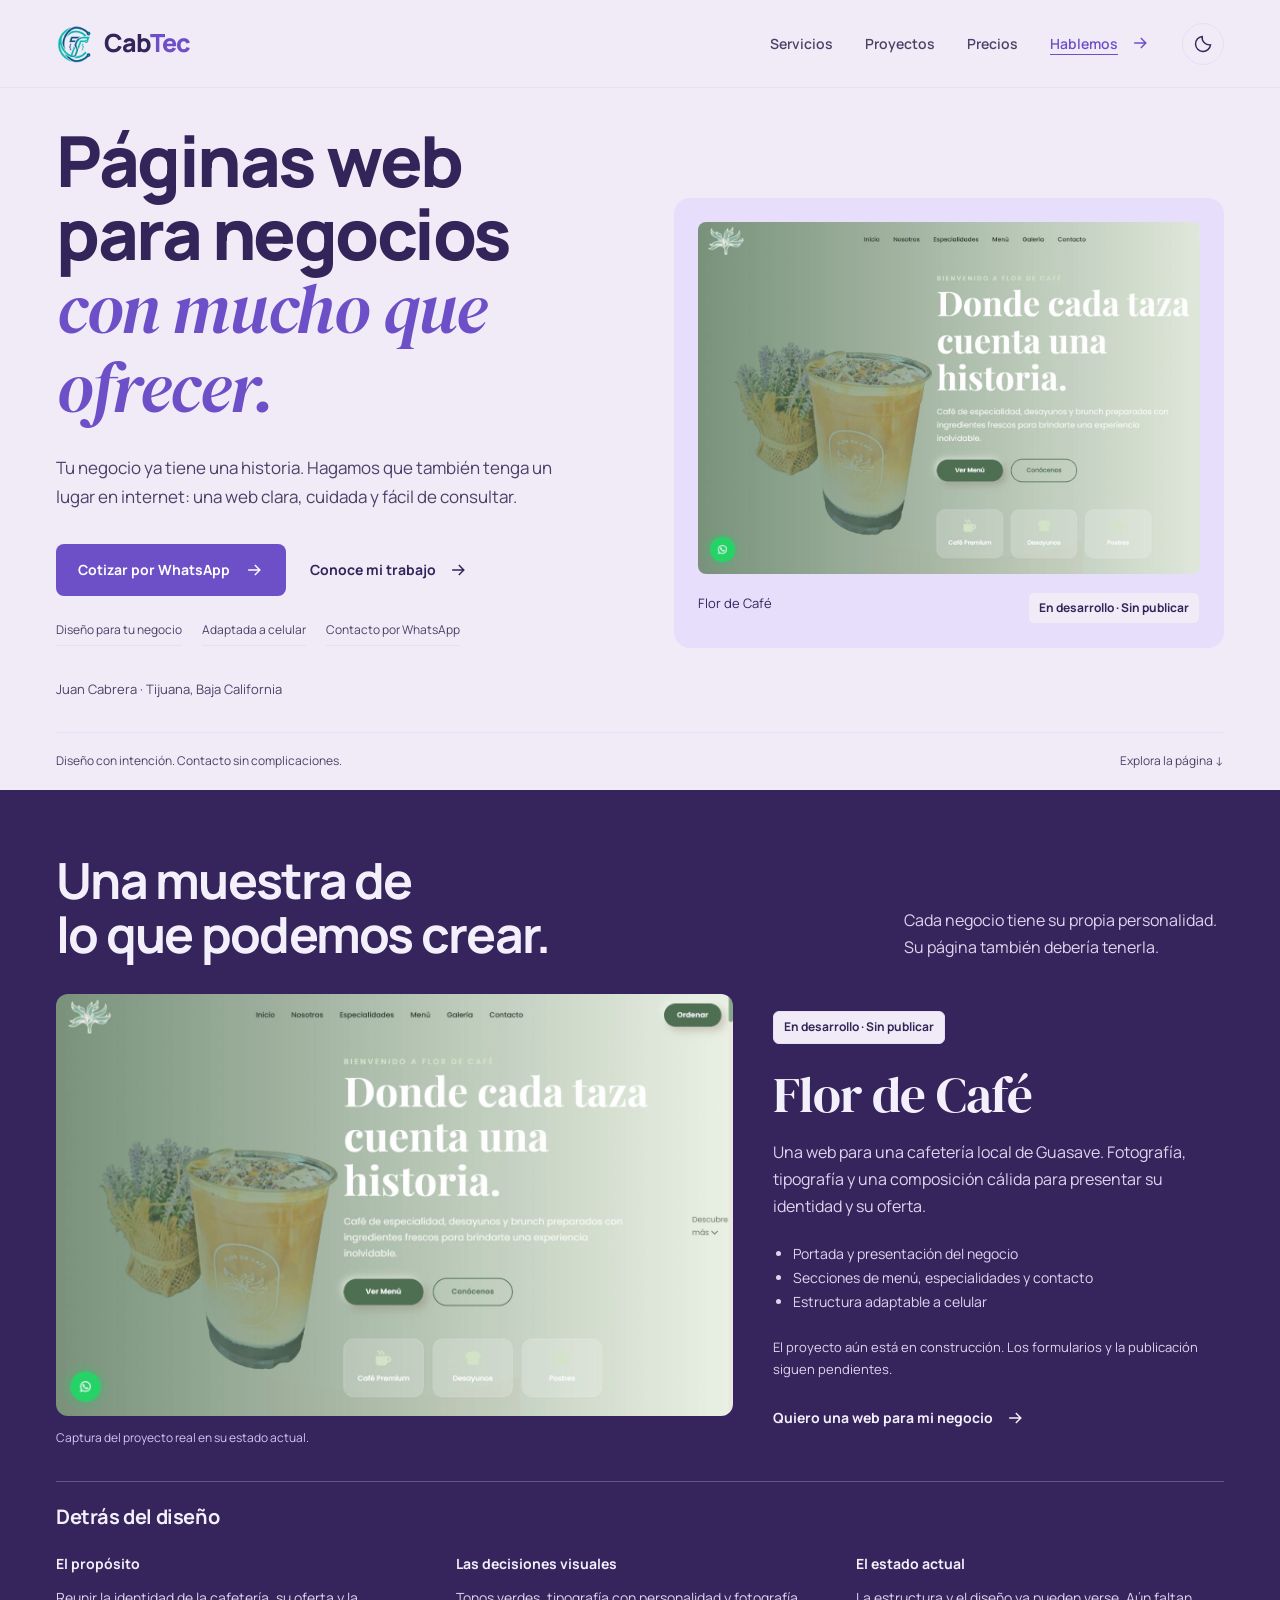
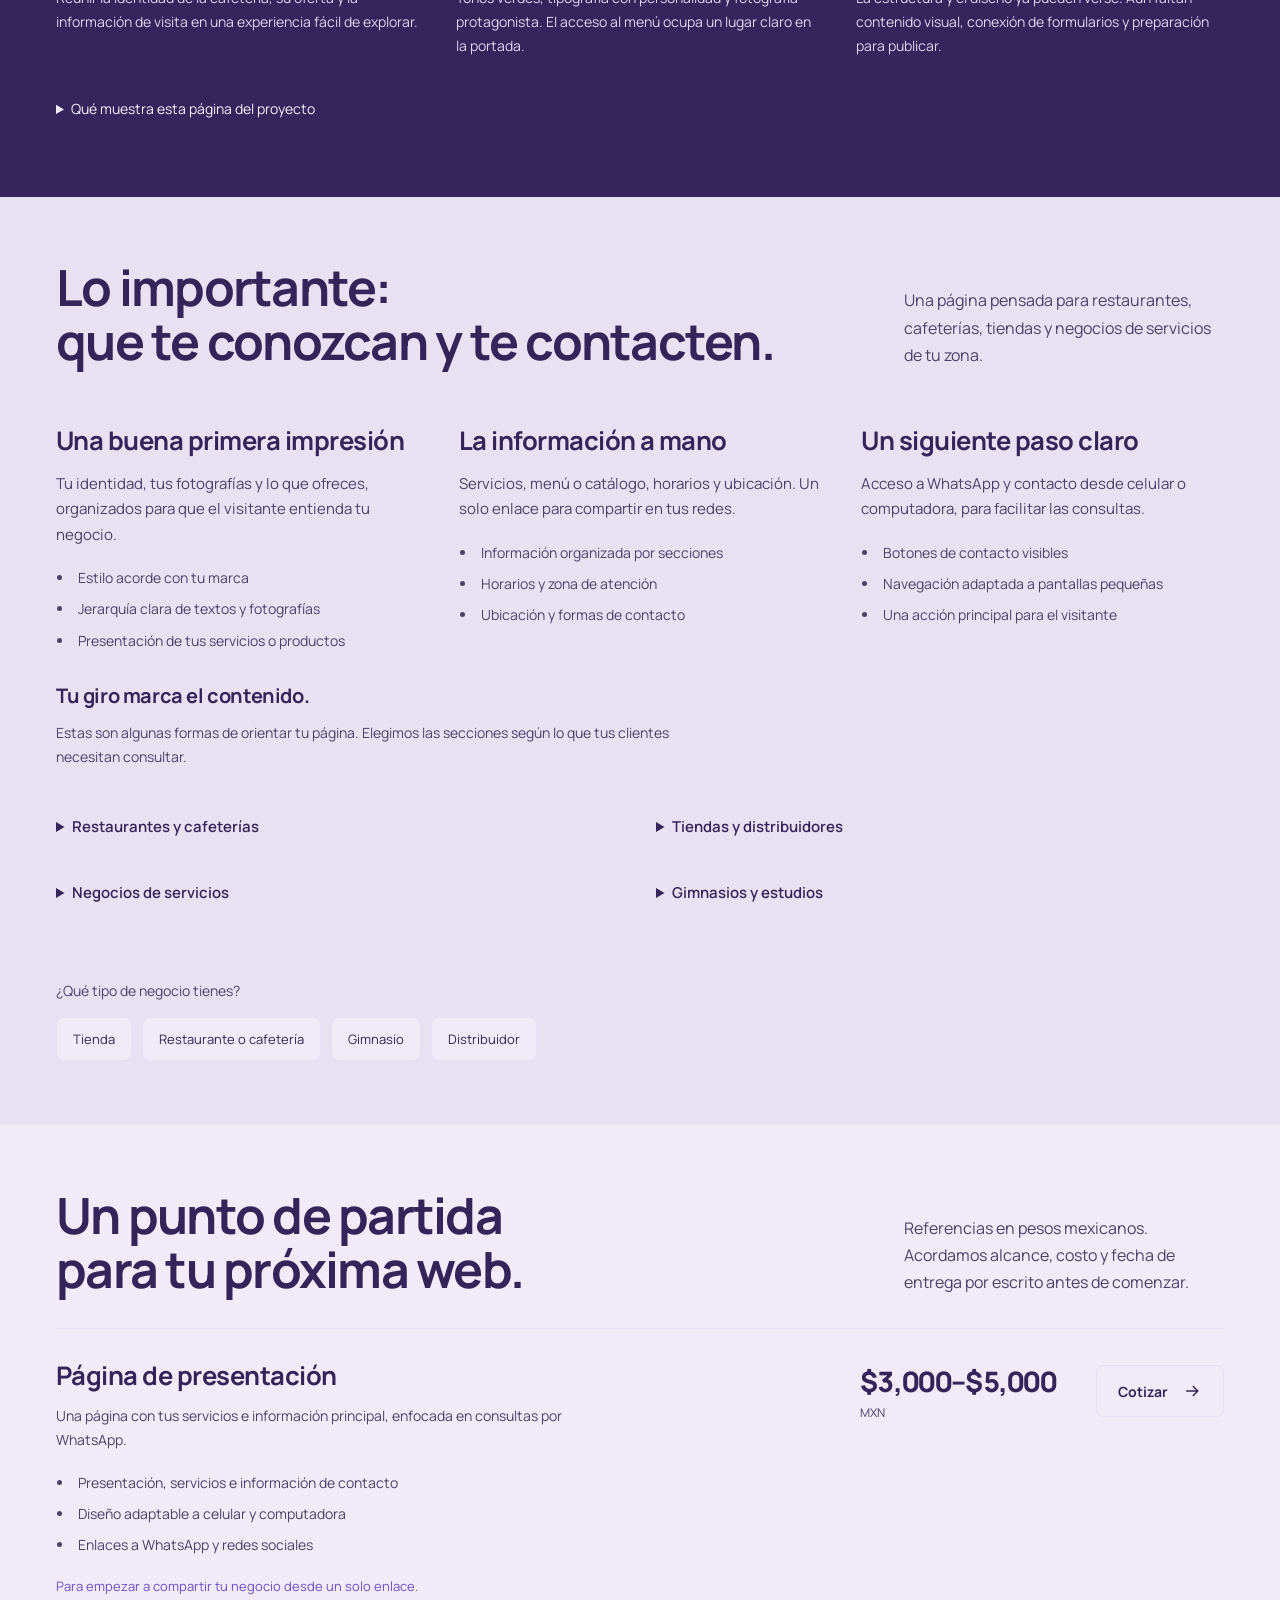
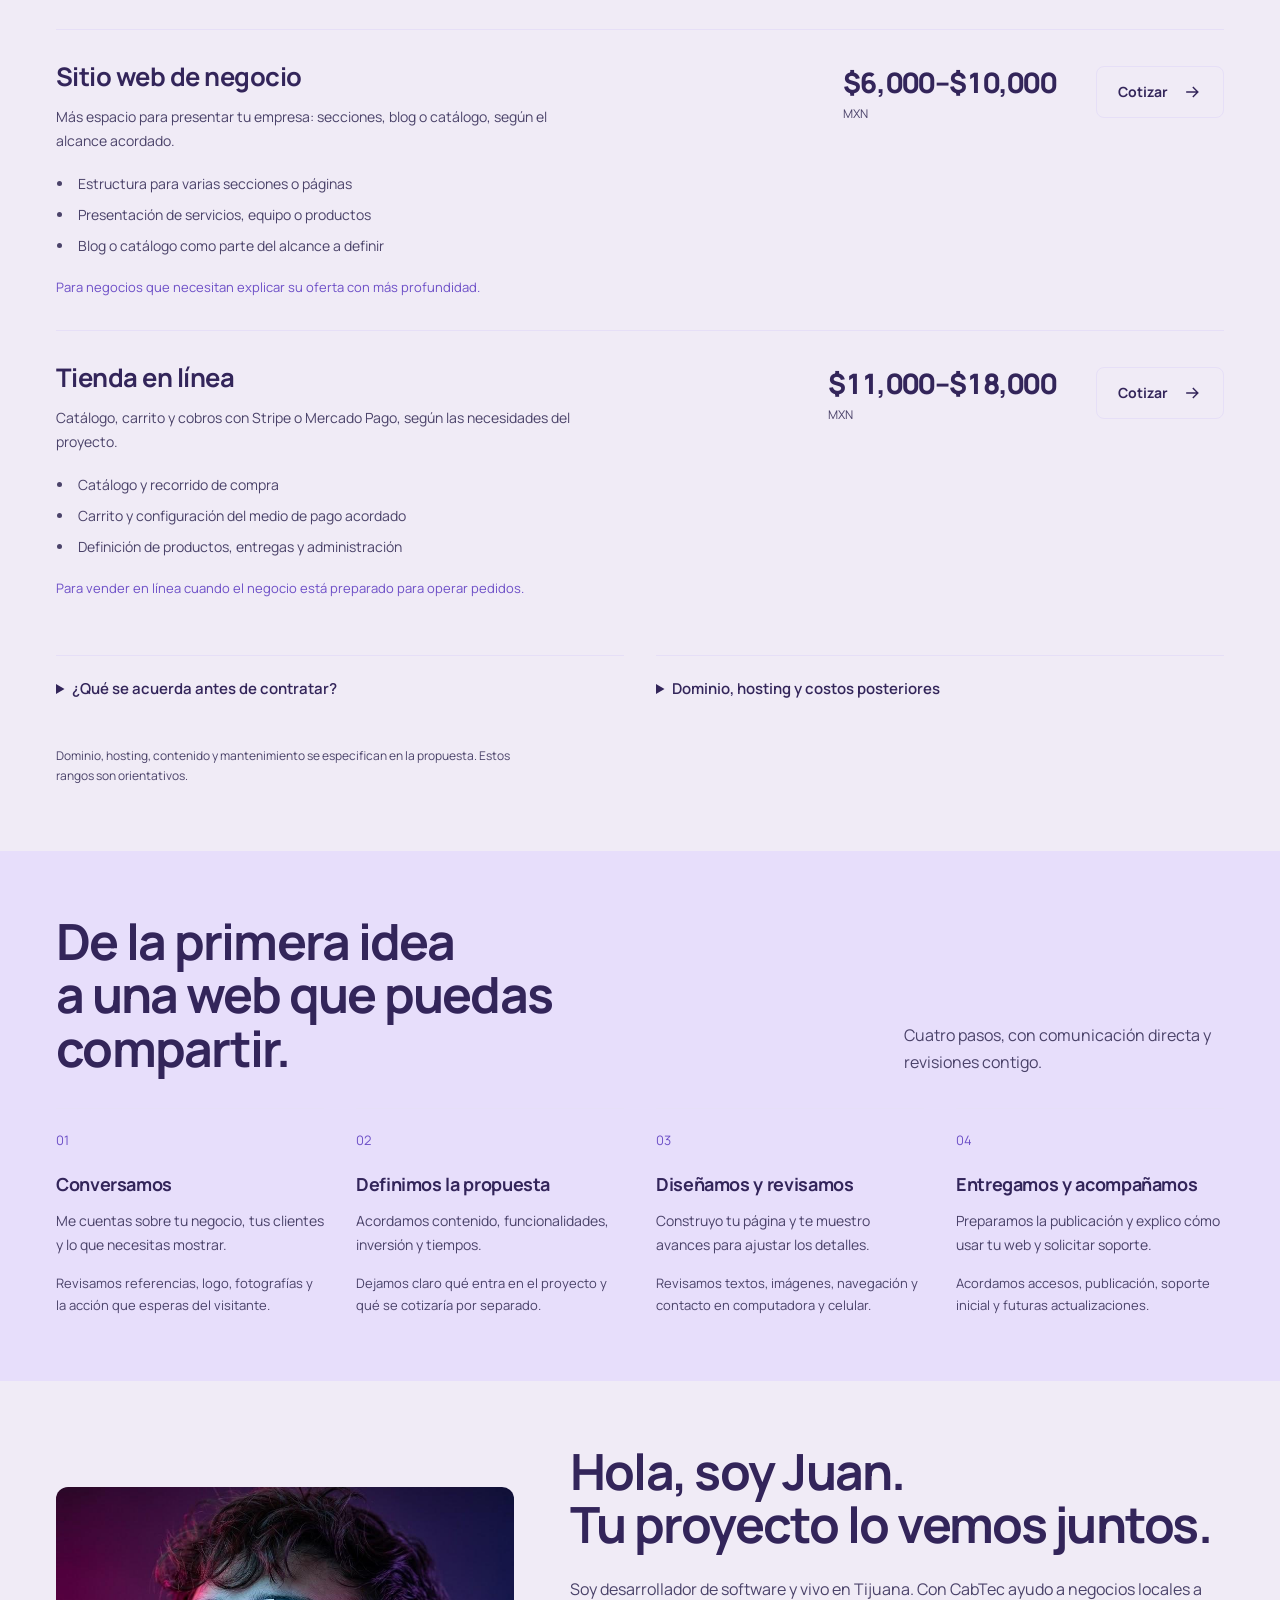
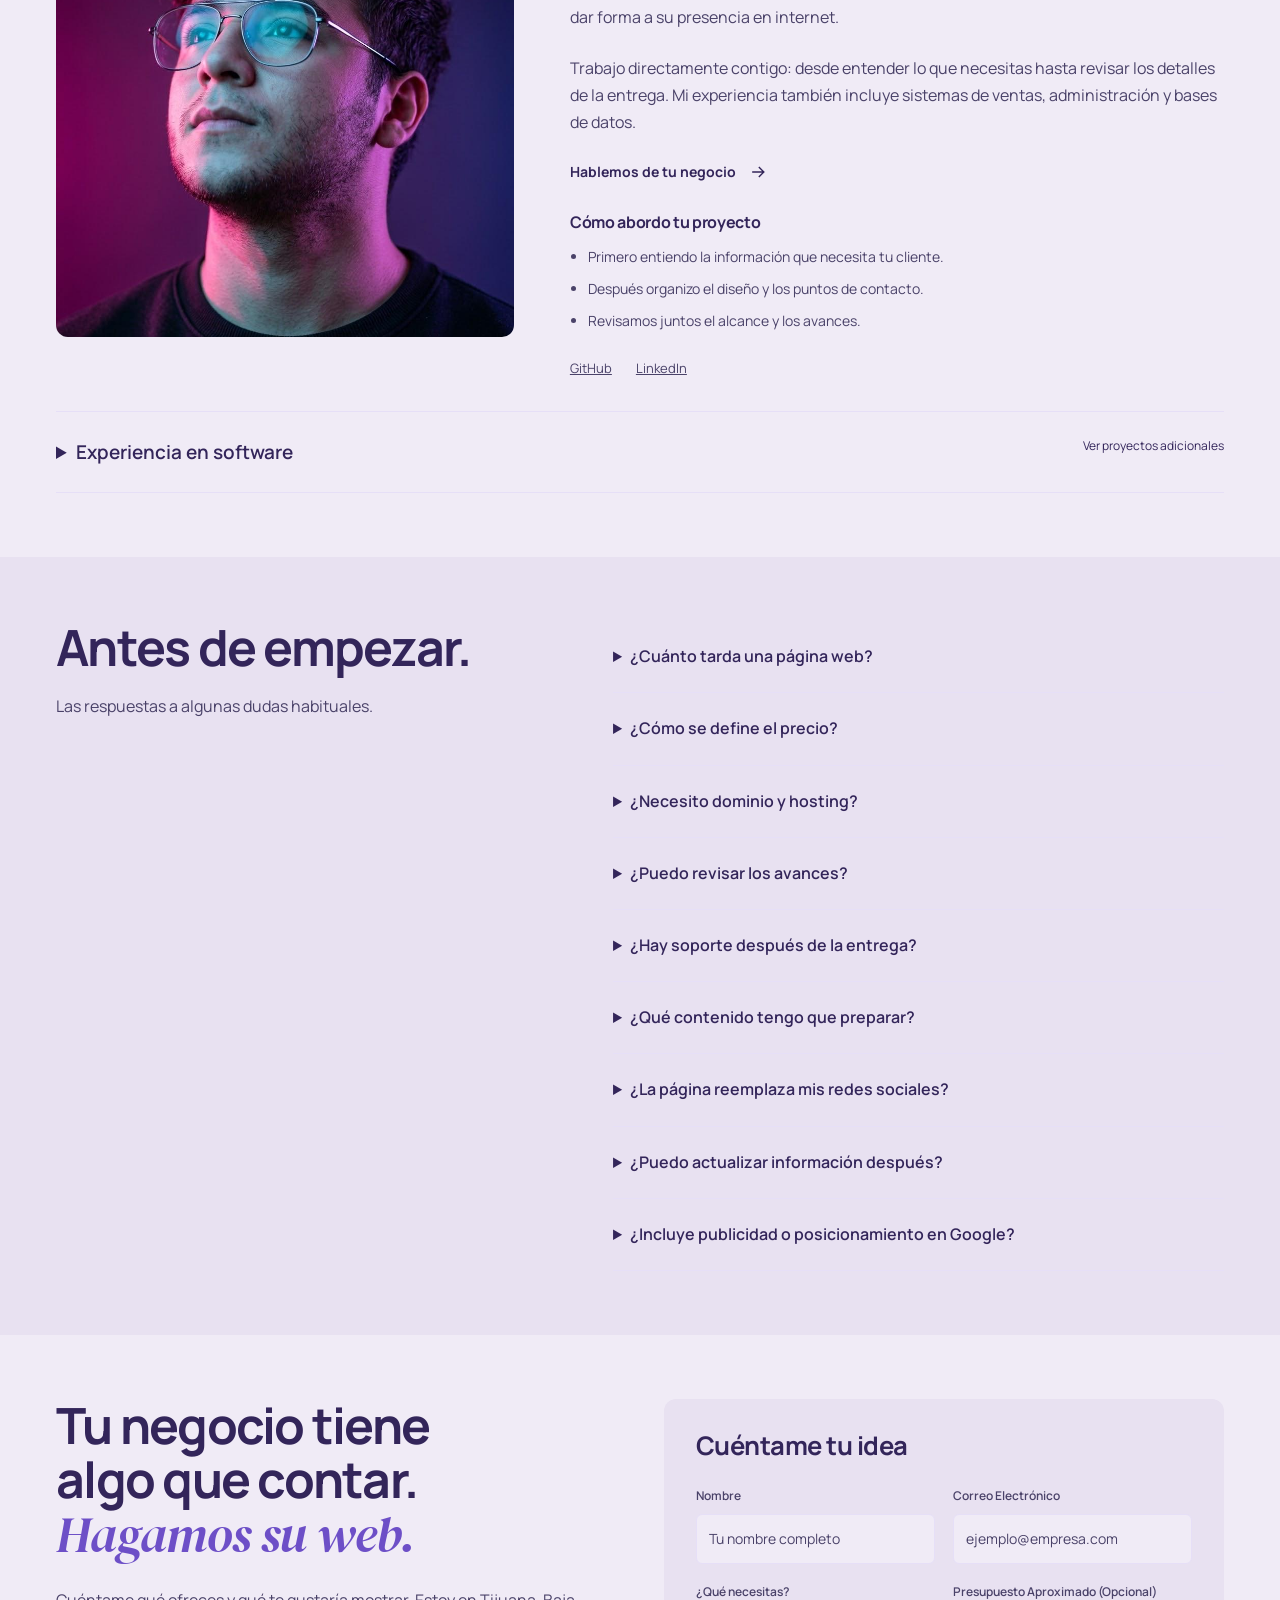
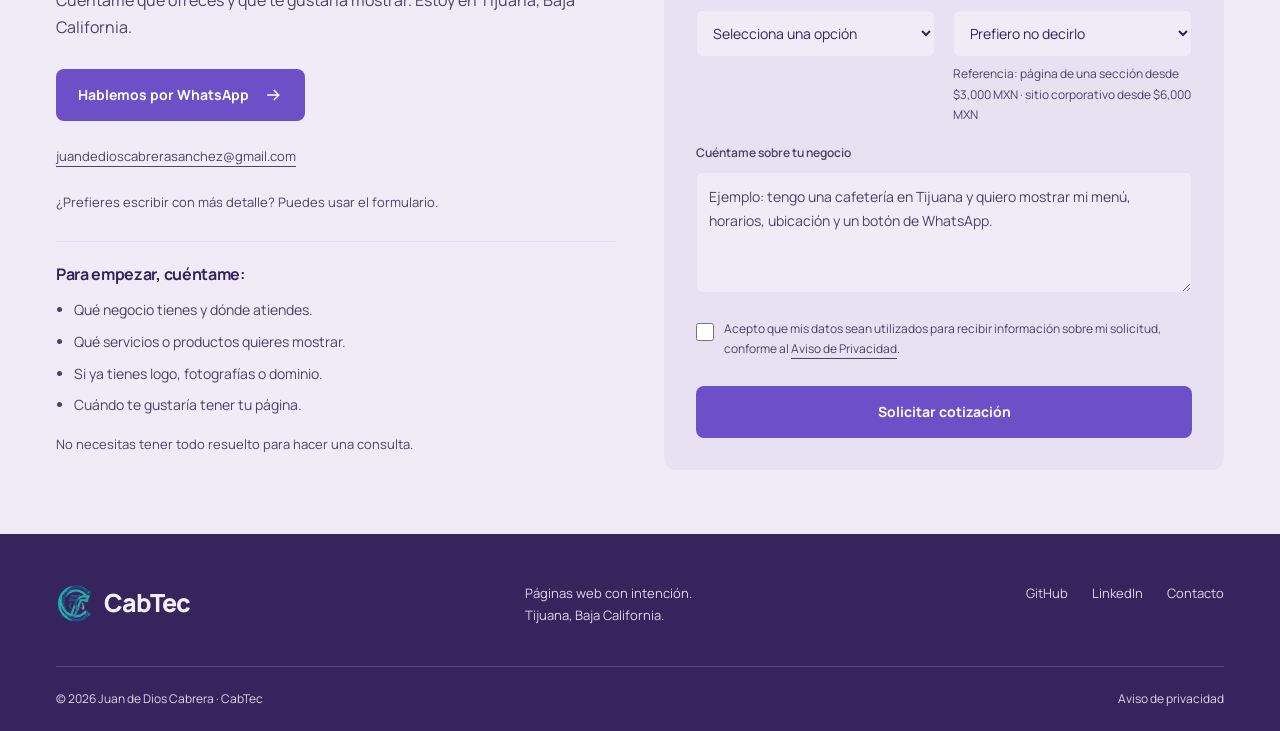
<file: index.html>
<!DOCTYPE html>
<html lang="es">
<head>
    <meta charset="UTF-8">
    <meta name="viewport" content="width=device-width, initial-scale=1.0">

    <!-- SEO y Meta Tags Básicos -->
    <title>Páginas web en Tijuana | CabTec · Juan Cabrera</title>
    <meta name="description" content="Páginas web para negocios locales en Tijuana, Baja California. Presenta tus servicios, horarios y ubicación y recibe consultas por WhatsApp. Cotiza con Juan Cabrera.">
    <meta name="author" content="Juan de Dios Cabrera">
    <meta name="robots" content="index, follow">
    <meta name="keywords" content="desarrollador de software, punto de venta, sistema POS, inventario, facturación, desarrollo web, bases de datos, SQL Server, PostgreSQL, software a medida, sistemas empresariales, freelance">
    <meta name="theme-color" content="#36255C">
    <link rel="canonical" href="https://juancabrera1067.github.io/portafolio/">
    <link rel="icon" type="image/svg+xml" href="favicon/favicon.svg">
    <link rel="icon" type="image/png" sizes="32x32" href="favicon/favicon-32x32.png">
    <link rel="icon" type="image/png" sizes="16x16" href="favicon/favicon-16x16.png">
    <link rel="apple-touch-icon" sizes="180x180" href="favicon/apple-touch-icon.png">

    <!-- Open Graph / Redes Sociales -->
    <meta property="og:title" content="Páginas web en Tijuana | CabTec · Juan Cabrera">
    <meta property="og:description" content="Páginas web para negocios de Tijuana: servicios, ubicación y contacto por WhatsApp. Conoce los proyectos de CabTec y solicita una cotización.">
    <meta property="og:type" content="website">
    <meta property="og:url" content="https://juancabrera1067.github.io/portafolio/">
    <meta property="og:image" content="https://juancabrera1067.github.io/portafolio/assets/images/og-image.jpg?v=20261005">
    <meta property="og:locale" content="es_MX">
    <meta property="og:site_name" content="CabTec | Juan de Dios Cabrera">

    <!-- Twitter / X Cards -->
    <meta name="twitter:card" content="summary_large_image">
    <meta name="twitter:title" content="Páginas web en Tijuana | CabTec · Juan Cabrera">
    <meta name="twitter:description" content="Una página web profesional para tu negocio en Tijuana. Diseño adaptable a celular y contacto por WhatsApp.">
    <meta name="twitter:image" content="https://juancabrera1067.github.io/portafolio/assets/images/og-image.jpg?v=20261005">

    <!-- Datos Estructurados (JSON-LD) para Google -->
    <script type="application/ld+json">
    {
        "@context": "https://schema.org",
        "@type": "Person",
        "name": "Juan de Dios Cabrera",
        "alternateName": "CabTec",
        "jobTitle": "Desarrollador de Software Freelance",
        "description": "Desarrollo sistemas, aplicaciones y soluciones digitales a medida para negocios: punto de venta, inventarios, ventas, bases de datos y desarrollo web.",
        "email": "juandedioscabrerasanchez@gmail.com",
        "url": "https://juancabrera1067.github.io/portafolio/",
        "sameAs": [
            "https://github.com/juancabrera1067",
"https://www.linkedin.com/in/juan-cabrera-sanchez-9a1a1b3a4"
        ],
        "knowsAbout": [
            "C#", ".NET", "ASP.NET Web Forms", "Python", "JavaScript", "PHP",
            "SQL Server", "PostgreSQL", "Stored Procedures",
            "Sistemas de punto de venta", "Sistemas de inventario",
            "Desarrollo web", "Aplicaciones de escritorio", "Bases de datos"
        ]
    }
    </script>

    <!-- Datos Estructurados: Negocio Local (búsqueda local "desarrollador de software cerca de mí"). -->
    <script type="application/ld+json">
    {
        "@context": "https://schema.org",
        "@type": "LocalBusiness",
        "name": "CabTec | Juan de Dios Cabrera",
        "description": "Creación de páginas web para negocios locales en Tijuana, Baja California.",
        "url": "https://juancabrera1067.github.io/portafolio/",
        "telephone": "+526871393762",
        "email": "juandedioscabrerasanchez@gmail.com",
        "priceRange": "$$",
        "address": {
            "@type": "PostalAddress",
            "addressLocality": "Tijuana",
            "addressRegion": "Baja California",
            "addressCountry": "MX"
        },
        "knowsAbout": ["Puntos de venta", "Inventarios", "Facturación", "Desarrollo web", "Bases de datos"]
    }
    </script>

    <!-- Datos Estructurados: Preguntas Frecuentes (resultados enriquecidos en Google) -->
    <script type="application/ld+json">
{
  "@context": "https://schema.org",
  "@type": "FAQPage",
  "mainEntity": [
    {
      "@type": "Question",
      "name": "¿Cuánto tarda una página web?",
      "acceptedAnswer": {
        "@type": "Answer",
        "text": "Una página de presentación o sitio informativo suele requerir de una a dos semanas. Acordamos la fecha según el alcance y el contenido disponible."
      }
    },
    {
      "@type": "Question",
      "name": "¿Cómo se define el precio?",
      "acceptedAnswer": {
        "@type": "Answer",
        "text": "Depende de las secciones, funcionalidades y contenido. Recibes una cotización por escrito antes de comenzar."
      }
    },
    {
      "@type": "Question",
      "name": "¿Necesito dominio y hosting?",
      "acceptedAnswer": {
        "@type": "Answer",
        "text": "Te asesoro para elegirlos y definir su configuración. Sus costos y renovaciones se aclaran en la propuesta."
      }
    },
    {
      "@type": "Question",
      "name": "¿Puedo revisar los avances?",
      "acceptedAnswer": {
        "@type": "Answer",
        "text": "Sí. Revisamos el diseño y funcionamiento durante el desarrollo, con los ajustes definidos en la propuesta."
      }
    },
    {
      "@type": "Question",
      "name": "¿Hay soporte después de la entrega?",
      "acceptedAnswer": {
        "@type": "Answer",
        "text": "Se incluye un mes de soporte técnico. El mantenimiento posterior y las funciones nuevas se acuerdan por separado."
      }
    },
    {
      "@type": "Question",
      "name": "¿Qué contenido tengo que preparar?",
      "acceptedAnswer": {
        "@type": "Answer",
        "text": "Logo, información de servicios o productos, horarios, ubicación y fotografías que puedas utilizar. En la primera conversación identificamos lo que tienes y lo que todavía falta."
      }
    },
    {
      "@type": "Question",
      "name": "¿La página reemplaza mis redes sociales?",
      "acceptedAnswer": {
        "@type": "Answer",
        "text": "Podemos conectarlas: tus redes sirven para compartir contenido y tu página reúne la información del negocio y las formas de contacto en un enlace propio."
      }
    },
    {
      "@type": "Question",
      "name": "¿Puedo actualizar información después?",
      "acceptedAnswer": {
        "@type": "Answer",
        "text": "Sí. Conviene definir desde la propuesta qué cambiarás con frecuencia y si necesitas un panel de administración o actualizaciones por mantenimiento."
      }
    },
    {
      "@type": "Question",
      "name": "¿Incluye publicidad o posicionamiento en Google?",
      "acceptedAnswer": {
        "@type": "Answer",
        "text": "El alcance del sitio se define en la cotización. La publicidad y el trabajo continuo de posicionamiento se distinguen del diseño web; si los necesitas, lo hablamos antes de acordar el proyecto."
      }
    }
  ]
}
</script>

    <!-- CSS -->

    <!-- Aplicar el tema guardado antes del primer pintado (evita parpadeo) -->
    <script>
        (function () {
            var stored; try { stored = localStorage.getItem('theme'); } catch (e) {}
            var dark = stored ? stored === 'dark' : window.matchMedia('(prefers-color-scheme: dark)').matches;
            document.documentElement.setAttribute('data-theme', dark ? 'dark' : 'light');
        })();
    </script>

    <!-- Fuentes: Inter (interfaz) + JetBrains Mono (acentos técnicos) -->
    <link rel="preconnect" href="https://fonts.googleapis.com">
    <link rel="preconnect" href="https://fonts.gstatic.com" crossorigin>
    <link href="https://fonts.googleapis.com/css2?family=DM+Serif+Display:ital@0;1&family=Manrope:wght@400;500;600;700;800&display=swap" rel="stylesheet">

<link rel="stylesheet" href="css/variables.css?v=20261005-soft">
<link rel="stylesheet" href="css/studio.css?v=20261005-soft">
</head>
<body>
<a class="skip-link" href="#contenido-principal">Saltar al contenido principal</a>
<header class="header" id="header"><div class="container navbar-container">
<a class="logo" href="#inicio" aria-label="CabTec — Ir al inicio"><img src="assets/images/logo-cabtec.png" alt="" width="40" height="40"><span>Cab<span class="logo-accent">Tec</span></span></a>
<div class="header-controls"><button id="theme-toggle" class="theme-toggle" type="button" aria-label="Cambiar a modo oscuro" aria-pressed="false"><svg class="icon-moon" viewBox="0 0 24 24" fill="none" stroke="currentColor" stroke-width="1.7" aria-hidden="true"><path d="M21 13A9 9 0 0 1 11 3a9 9 0 1 0 10 10Z"/></svg><svg class="icon-sun" viewBox="0 0 24 24" fill="none" stroke="currentColor" stroke-width="1.7" aria-hidden="true"><circle cx="12" cy="12" r="4"/><path d="M12 2v2m0 16v2M2 12h2m16 0h2M5 5l2 2m10 10 2 2M5 19l2-2M17 7l2-2"/></svg></button><button class="mobile-menu-toggle" aria-label="Abrir menú de navegación" aria-expanded="false" aria-controls="main-nav"><span></span><span></span></button></div>
<nav id="main-nav" class="main-nav" aria-label="Navegación principal"><ul class="nav-list"><li><a class="nav-link" href="#servicios">Servicios</a></li><li><a class="nav-link" href="#proyectos">Proyectos</a></li><li><a class="nav-link" href="#precios">Precios</a></li><li><a class="nav-link nav-contact" href="#contacto">Hablemos <svg viewBox="0 0 24 24" fill="none" stroke="currentColor" stroke-width="1.7" aria-hidden="true"><path d="M5 12h14M13 6l6 6-6 6"/></svg></a></li></ul></nav>
</div></header>
<main id="contenido-principal">
<section id="inicio" class="hero"><div class="container hero-layout">
<div class="hero-content"><h1>Páginas web para negocios<br><span>con mucho que ofrecer.</span></h1><p class="hero-description">Tu negocio ya tiene una historia. Hagamos que también tenga un lugar en internet: una web clara, cuidada y fácil de consultar.</p><div class="hero-cta-group"><a class="btn btn-primary" href="https://wa.me/526871393762?text=Hola%20Juan%2C%20quiero%20cotizar%20una%20pagina%20web%20para%20mi%20negocio%20en%20Tijuana." target="_blank" rel="noopener noreferrer">Cotizar por WhatsApp <svg viewBox="0 0 24 24" fill="none" stroke="currentColor" stroke-width="1.7" aria-hidden="true"><path d="M5 12h14M13 6l6 6-6 6"/></svg></a><a class="text-link" href="#proyectos">Conoce mi trabajo <svg viewBox="0 0 24 24" fill="none" stroke="currentColor" stroke-width="1.7" aria-hidden="true"><path d="M5 12h14M13 6l6 6-6 6"/></svg></a></div><ul class="hero-highlights"><li>Diseño para tu negocio</li><li>Adaptada a celular</li><li>Contacto por WhatsApp</li></ul><p class="hero-location">Juan Cabrera · Tijuana, Baja California</p></div>
<figure class="hero-preview"><a href="#proyectos" aria-label="Conocer el proyecto Flor de Café"><img src="assets/projects/flor-de-cafe.jpg" alt="Captura real de la portada del sitio Flor de Café, actualmente en desarrollo" width="1440" height="900" fetchpriority="high"></a><figcaption><span>Flor de Café</span><span class="project-status">En desarrollo · Sin publicar</span></figcaption></figure>
</div><div class="container hero-foot"><span>Diseño con intención. Contacto sin complicaciones.</span><a href="#servicios" aria-label="Descubrir servicios">Explora la página ↓</a></div></section>
<section id="proyectos" class="section project-section"><div class="container"><div class="section-heading"><h2>Una muestra de<br>lo que podemos crear.</h2><p>Cada negocio tiene su propia personalidad. Su página también debería tenerla.</p></div>
<article class="featured-project" data-featured-reveal><figure><img src="assets/projects/flor-de-cafe.jpg" alt="Diseño de portada para Flor de Café, con fotografía de bebida y acceso al menú" width="1440" height="900" loading="lazy"><figcaption>Captura del proyecto real en su estado actual.</figcaption></figure><div class="featured-description"><span class="project-status">En desarrollo · Sin publicar</span><h3>Flor de Café</h3><p>Una web para una cafetería local de Guasave. Fotografía, tipografía y una composición cálida para presentar su identidad y su oferta.</p><ul class="feature-list"><li>Portada y presentación del negocio</li><li>Secciones de menú, especialidades y contacto</li><li>Estructura adaptable a celular</li></ul><p class="project-note">El proyecto aún está en construcción. Los formularios y la publicación siguen pendientes.</p><a class="text-link" href="#contacto">Quiero una web para mi negocio <svg viewBox="0 0 24 24" fill="none" stroke="currentColor" stroke-width="1.7" aria-hidden="true"><path d="M5 12h14M13 6l6 6-6 6"/></svg></a></div></article><div class="project-story"><h3>Detrás del diseño</h3><dl><div><dt>El propósito</dt><dd>Reunir la identidad de la cafetería, su oferta y la información de visita en una experiencia fácil de explorar.</dd></div><div><dt>Las decisiones visuales</dt><dd>Tonos verdes, tipografía con personalidad y fotografía protagonista. El acceso al menú ocupa un lugar claro en la portada.</dd></div><div><dt>El estado actual</dt><dd>La estructura y el diseño ya pueden verse. Aún faltan contenido visual, conexión de formularios y preparación para publicar.</dd></div></dl><details><summary>Qué muestra esta página del proyecto</summary><p>Esta captura corresponde a la portada real de Flor de Café. Sirve para conocer la dirección visual, la composición y la forma de presentar el negocio; no es una demostración de pedidos ni de envío de mensajes. El sitio de la cafetería sigue sin publicarse.</p></details></div></div></section>
<section id="servicios" class="section services-section"><div class="container"><div class="section-heading"><h2>Lo importante:<br>que te conozcan y te contacten.</h2><p>Una página pensada para restaurantes, cafeterías, tiendas y negocios de servicios de tu zona.</p></div><div class="service-list"><article><h3>Una buena primera impresión</h3><p>Tu identidad, tus fotografías y lo que ofreces, organizados para que el visitante entienda tu negocio.</p><ul class="service-details"><li>Estilo acorde con tu marca</li><li>Jerarquía clara de textos y fotografías</li><li>Presentación de tus servicios o productos</li></ul></article><article><h3>La información a mano</h3><p>Servicios, menú o catálogo, horarios y ubicación. Un solo enlace para compartir en tus redes.</p><ul class="service-details"><li>Información organizada por secciones</li><li>Horarios y zona de atención</li><li>Ubicación y formas de contacto</li></ul></article><article><h3>Un siguiente paso claro</h3><p>Acceso a WhatsApp y contacto desde celular o computadora, para facilitar las consultas.</p><ul class="service-details"><li>Botones de contacto visibles</li><li>Navegación adaptada a pantallas pequeñas</li><li>Una acción principal para el visitante</li></ul></article></div><div class="business-guide"><h3>Tu giro marca el contenido.</h3><p>Estas son algunas formas de orientar tu página. Elegimos las secciones según lo que tus clientes necesitan consultar.</p><div class="business-options"><details><summary>Restaurantes y cafeterías</summary><p>Menú, fotografías, horarios, ubicación y contacto. Podemos priorizar la consulta del menú o las preguntas por WhatsApp.</p></details><details><summary>Tiendas y distribuidores</summary><p>Productos, categorías y forma de solicitar información. Definimos si necesitas un catálogo para consultas o una tienda con compras en línea.</p></details><details><summary>Negocios de servicios</summary><p>Qué haces, a quién atiendes, zona de cobertura y cómo cotizar. Ejemplos de trabajo y preguntas frecuentes ayudan a explicar tu oferta.</p></details><details><summary>Gimnasios y estudios</summary><p>Planes, horarios, instalaciones y contacto. Una página pública presenta el negocio; un sistema de administración se define como un proyecto diferente.</p></details></div></div><div class="niches-band"><p>¿Qué tipo de negocio tienes?</p><div class="niche-chips"><button class="niche-chip" data-niche="tienda">Tienda</button><button class="niche-chip" data-niche="restaurante">Restaurante o cafetería</button><button class="niche-chip" data-niche="gimnasio">Gimnasio</button><button class="niche-chip" data-niche="distribuidor">Distribuidor</button></div></div></div></section>
<section id="precios" class="section pricing-section"><div class="container"><div class="section-heading"><h2>Un punto de partida<br>para tu próxima web.</h2><p>Referencias en pesos mexicanos. Acordamos alcance, costo y fecha de entrega por escrito antes de comenzar.</p></div><div class="pricing-list">
<article class="price-row"><div><h3>Página de presentación</h3><p>Una página con tus servicios e información principal, enfocada en consultas por WhatsApp.</p><ul class="package-details"><li>Presentación, servicios e información de contacto</li><li>Diseño adaptable a celular y computadora</li><li>Enlaces a WhatsApp y redes sociales</li></ul><p class="package-fit">Para empezar a compartir tu negocio desde un solo enlace.</p></div><div class="price-cost"><strong>$3,000–$5,000</strong><span>MXN</span></div><a class="btn btn-secondary" href="#contacto" data-project-type="web">Cotizar <svg viewBox="0 0 24 24" fill="none" stroke="currentColor" stroke-width="1.7" aria-hidden="true"><path d="M5 12h14M13 6l6 6-6 6"/></svg></a></article>
<article class="price-row"><div><h3>Sitio web de negocio</h3><p>Más espacio para presentar tu empresa: secciones, blog o catálogo, según el alcance acordado.</p><ul class="package-details"><li>Estructura para varias secciones o páginas</li><li>Presentación de servicios, equipo o productos</li><li>Blog o catálogo como parte del alcance a definir</li></ul><p class="package-fit">Para negocios que necesitan explicar su oferta con más profundidad.</p></div><div class="price-cost"><strong>$6,000–$10,000</strong><span>MXN</span></div><a class="btn btn-secondary" href="#contacto" data-project-type="web">Cotizar <svg viewBox="0 0 24 24" fill="none" stroke="currentColor" stroke-width="1.7" aria-hidden="true"><path d="M5 12h14M13 6l6 6-6 6"/></svg></a></article>
<article class="price-row"><div><h3>Tienda en línea</h3><p>Catálogo, carrito y cobros con Stripe o Mercado Pago, según las necesidades del proyecto.</p><ul class="package-details"><li>Catálogo y recorrido de compra</li><li>Carrito y configuración del medio de pago acordado</li><li>Definición de productos, entregas y administración</li></ul><p class="package-fit">Para vender en línea cuando el negocio está preparado para operar pedidos.</p></div><div class="price-cost"><strong>$11,000–$18,000</strong><span>MXN</span></div><a class="btn btn-secondary" href="#contacto" data-project-type="web">Cotizar <svg viewBox="0 0 24 24" fill="none" stroke="currentColor" stroke-width="1.7" aria-hidden="true"><path d="M5 12h14M13 6l6 6-6 6"/></svg></a></article>
</div><div class="scope-details"><details><summary>¿Qué se acuerda antes de contratar?</summary><p>Número de páginas o secciones, funcionalidades, contenido disponible, revisiones, fecha de entrega y costo final. Las listas anteriores describen opciones habituales; la cotización define exactamente qué se incluye en tu proyecto.</p></details><details><summary>Dominio, hosting y costos posteriores</summary><p>La propuesta distingue el desarrollo de la página de los servicios que necesitan renovarse. También aclara quién gestiona dominio y hosting, los accesos de entrega y las condiciones del mantenimiento.</p></details></div><p class="pricing-note">Dominio, hosting, contenido y mantenimiento se especifican en la propuesta. Estos rangos son orientativos.</p></div></section>
<section id="proceso" class="section process-section"><div class="container"><div class="section-heading"><h2>De la primera idea<br>a una web que puedas compartir.</h2><p>Cuatro pasos, con comunicación directa y revisiones contigo.</p></div><ol class="process-list"><li><h3>Conversamos</h3><p>Me cuentas sobre tu negocio, tus clientes y lo que necesitas mostrar.</p><p class="step-detail">Revisamos referencias, logo, fotografías y la acción que esperas del visitante.</p></li><li><h3>Definimos la propuesta</h3><p>Acordamos contenido, funcionalidades, inversión y tiempos.</p><p class="step-detail">Dejamos claro qué entra en el proyecto y qué se cotizaría por separado.</p></li><li><h3>Diseñamos y revisamos</h3><p>Construyo tu página y te muestro avances para ajustar los detalles.</p><p class="step-detail">Revisamos textos, imágenes, navegación y contacto en computadora y celular.</p></li><li><h3>Entregamos y acompañamos</h3><p>Preparamos la publicación y explico cómo usar tu web y solicitar soporte.</p><p class="step-detail">Acordamos accesos, publicación, soporte inicial y futuras actualizaciones.</p></li></ol></div></section>
<section id="sobre-mi" class="section about-section"><div class="container"><div class="about-layout"><img class="portrait" src="assets/images/juan-cabrera.jpg" alt="Juan de Dios Cabrera, creador de CabTec" width="896" height="1195" loading="lazy"><div class="about-copy"><h2>Hola, soy Juan.<br>Tu proyecto lo vemos juntos.</h2><p>Soy desarrollador de software y vivo en Tijuana. Con CabTec ayudo a negocios locales a dar forma a su presencia en internet.</p><p>Trabajo directamente contigo: desde entender lo que necesitas hasta revisar los detalles de la entrega. Mi experiencia también incluye sistemas de ventas, administración y bases de datos.</p><a class="text-link" href="https://wa.me/526871393762?text=Hola%20Juan%2C%20quiero%20cotizar%20una%20pagina%20web%20para%20mi%20negocio%20en%20Tijuana." target="_blank" rel="noopener noreferrer">Hablemos de tu negocio <svg viewBox="0 0 24 24" fill="none" stroke="currentColor" stroke-width="1.7" aria-hidden="true"><path d="M5 12h14M13 6l6 6-6 6"/></svg></a><div class="about-approach"><h3>Cómo abordo tu proyecto</h3><ul><li>Primero entiendo la información que necesita tu cliente.</li><li>Después organizo el diseño y los puntos de contacto.</li><li>Revisamos juntos el alcance y los avances.</li></ul></div><div class="about-links"><a href="https://github.com/juancabrera1067" target="_blank" rel="noopener noreferrer">GitHub</a><a href="https://www.linkedin.com/in/juan-cabrera-sanchez-9a1a1b3a4" target="_blank" rel="noopener noreferrer">LinkedIn</a></div></div></div>
<details class="software-experience"><summary>Experiencia en software <span>Ver proyectos adicionales</span></summary><div class="software-content"><p>Además del diseño web, he trabajado en herramientas para la operación de negocios.</p><div class="project-filters" role="group" aria-label="Filtrar proyectos por categoría"><button class="filter-btn active" data-filter="all" aria-pressed="true">Todos</button><button class="filter-btn" data-filter="sistemas" aria-pressed="false">Sistemas</button><button class="filter-btn" data-filter="db" aria-pressed="false">Bases de datos</button><button class="filter-btn" data-filter="apps" aria-pressed="false">Aplicaciones</button></div><div class="projects-grid"><article class="project-card" data-category="sistemas">
                        <div class="project-image-wrapper">
                            <img src="assets/projects/web-gym.jpg" alt="Panel de recepción y administración del gimnasio" class="project-image" loading="lazy" decoding="async">
                        </div>
                        <div class="project-content">
                            <h3 class="project-title">Sistema de recepción para gimnasio</h3>
                            <div class="project-tech-tags">
                                <span class="badge-tech">HTML5</span>
                                <span class="badge-tech">CSS3</span>
                                <span class="badge-tech">JavaScript</span>
                            </div>
                            <p class="project-desc"><strong>Problema:</strong> El recepcionista necesita consultar y administrar la operación del gimnasio desde un panel interno.</p>
                            <p class="project-desc"><strong>Solución:</strong> Sistema interno de recepción y administración del gimnasio. No es un sitio web público.</p>
                            <button class="btn btn-secondary btn-sm open-modal-btn" data-id="web-gym" aria-haspopup="dialog" aria-controls="project-modal">Ver Detalles del Proyecto</button>
                        </div>
                    </article><article class="project-card" data-category="sistemas db">
                        <div class="project-image-wrapper">
                            <img src="assets/projects/pos.jpg" alt="Captura del Sistema de Punto de Venta Integral" class="project-image" loading="lazy" decoding="async">
                        </div>
                        <div class="project-content">
                            <h3 class="project-title">Sistema de Punto de Venta Integral</h3>
                            <div class="project-tech-tags">
                                <span class="badge-tech">C#</span>
                                <span class="badge-tech">SQL Server</span>
                                <span class="badge-tech">.NET</span>
                            </div>
                            <p class="project-desc"><strong>Problema:</strong> El negocio necesitaba centralizar operaciones de ventas, inventario y administración en múltiples sucursales.</p>
                            <p class="project-desc"><strong>Solución:</strong> Sistema POS capaz de gestionar productos, variantes, inventario, caja y reportes gerenciales.</p>
                            <button class="btn btn-secondary btn-sm open-modal-btn" data-id="pos" aria-haspopup="dialog" aria-controls="project-modal">Ver Detalles del Proyecto</button>
                        </div>
                    </article><article class="project-card" data-category="db">
                        <div class="project-image-wrapper">
                            <img src="assets/projects/db-migracion.jpg" alt="Captura de la base de datos migrada" class="project-image" loading="lazy" decoding="async">
                        </div>
                        <div class="project-content">
                            <h3 class="project-title">Migración y Optimización de Base de Datos</h3>
                            <div class="project-tech-tags">
                                <span class="badge-tech">SQL Server</span>
                                <span class="badge-tech">SSMS</span>
                            </div>
                            <p class="project-desc"><strong>Problema:</strong> Información histórica que necesita organizarse en una base de datos relacional.</p>
                            <p class="project-desc"><strong>Solución:</strong> Migración a SQL Server con esquema normalizado, índices optimizados y vistas para reportes en tiempo real.</p>
                            <button class="btn btn-secondary btn-sm open-modal-btn" data-id="db-migracion" aria-haspopup="dialog" aria-controls="project-modal">Ver Detalles del Proyecto</button>
                        </div>
                    </article><article class="project-card" data-category="apps sistemas">
                        <div class="project-image-wrapper">
                            <img src="assets/projects/app-facturacion.jpg" alt="Captura de la aplicación de facturación de escritorio" class="project-image" loading="lazy" decoding="async">
                        </div>
                        <div class="project-content">
                            <h3 class="project-title">Aplicación de Escritorio para Facturación</h3>
                            <div class="project-tech-tags">
                                <span class="badge-tech">C#</span>
                                <span class="badge-tech">.NET</span>
                                <span class="badge-tech">SQL Server</span>
                            </div>
                            <p class="project-desc"><strong>Problema:</strong> Gestión de clientes, productos y documentos de facturación desde una aplicación de escritorio.</p>
                            <p class="project-desc"><strong>Solución:</strong> Aplicación de facturación con catálogo de productos, validación automática de montos y generación de PDF.</p>
                            <button class="btn btn-secondary btn-sm open-modal-btn" data-id="app-facturacion" aria-haspopup="dialog" aria-controls="project-modal">Ver Detalles del Proyecto</button>
                        </div>
                    </article></div></div></details></div></section>
<section id="preguntas" class="section faq-section"><div class="container faq-layout"><div><h2>Antes de empezar.</h2><p>Las respuestas a algunas dudas habituales.</p></div><div class="faq-list"><details><summary>¿Cuánto tarda una página web?</summary><p>Una página de presentación o sitio informativo suele requerir de una a dos semanas. Acordamos la fecha según el alcance y el contenido disponible.</p></details><details><summary>¿Cómo se define el precio?</summary><p>Depende de las secciones, funcionalidades y contenido. Recibes una cotización por escrito antes de comenzar.</p></details><details><summary>¿Necesito dominio y hosting?</summary><p>Te asesoro para elegirlos y definir su configuración. Sus costos y renovaciones se aclaran en la propuesta.</p></details><details><summary>¿Puedo revisar los avances?</summary><p>Sí. Revisamos el diseño y funcionamiento durante el desarrollo, con los ajustes definidos en la propuesta.</p></details><details><summary>¿Hay soporte después de la entrega?</summary><p>Se incluye un mes de soporte técnico. El mantenimiento posterior y las funciones nuevas se acuerdan por separado.</p></details><details><summary>¿Qué contenido tengo que preparar?</summary><p>Logo, información de servicios o productos, horarios, ubicación y fotografías que puedas utilizar. En la primera conversación identificamos lo que tienes y lo que todavía falta.</p></details><details><summary>¿La página reemplaza mis redes sociales?</summary><p>Podemos conectarlas: tus redes sirven para compartir contenido y tu página reúne la información del negocio y las formas de contacto en un enlace propio.</p></details><details><summary>¿Puedo actualizar información después?</summary><p>Sí. Conviene definir desde la propuesta qué cambiarás con frecuencia y si necesitas un panel de administración o actualizaciones por mantenimiento.</p></details><details><summary>¿Incluye publicidad o posicionamiento en Google?</summary><p>El alcance del sitio se define en la cotización. La publicidad y el trabajo continuo de posicionamiento se distinguen del diseño web; si los necesitas, lo hablamos antes de acordar el proyecto.</p></details></div></div></section>
<section id="contacto" class="section contact-section"><div class="container contact-layout"><div class="contact-info"><h2>Tu negocio tiene<br>algo que contar.<br><span>Hagamos su web.</span></h2><p>Cuéntame qué ofreces y qué te gustaría mostrar. Estoy en Tijuana, Baja California.</p><a class="btn btn-primary" href="https://wa.me/526871393762?text=Hola%20Juan%2C%20quiero%20cotizar%20una%20pagina%20web%20para%20mi%20negocio%20en%20Tijuana." target="_blank" rel="noopener noreferrer">Hablemos por WhatsApp <svg viewBox="0 0 24 24" fill="none" stroke="currentColor" stroke-width="1.7" aria-hidden="true"><path d="M5 12h14M13 6l6 6-6 6"/></svg></a><a class="contact-email" href="mailto:juandedioscabrerasanchez@gmail.com">juandedioscabrerasanchez@gmail.com</a><p class="contact-note">¿Prefieres escribir con más detalle? Puedes usar el formulario.</p><div class="contact-brief"><h3>Para empezar, cuéntame:</h3><ul><li>Qué negocio tienes y dónde atiendes.</li><li>Qué servicios o productos quieres mostrar.</li><li>Si ya tienes logo, fotografías o dominio.</li><li>Cuándo te gustaría tener tu página.</li></ul><p>No necesitas tener todo resuelto para hacer una consulta.</p></div></div><div class="contact-form-wrapper"><h3>Cuéntame tu idea</h3><noscript><p>Para solicitar una cotización, utiliza el enlace de WhatsApp o envía un correo a juandedioscabrerasanchez@gmail.com.</p></noscript><form id="contact-form" class="contact-form" aria-label="Formulario de contacto para solicitar un proyecto">
                        <div class="form-group">
                            <label for="name">Nombre</label>
                            <input type="text" id="name" name="name" required placeholder="Tu nombre completo" autocomplete="name">
                        </div>

                        <div class="form-group">
                            <label for="email">Correo Electrónico</label>
                            <input type="email" id="email" name="email" required placeholder="ejemplo@empresa.com" autocomplete="email">
                        </div>

                        <div class="form-group">
                            <label for="project-type">¿Qué necesitas?</label>
                            <select id="project-type" name="project-type" required>
                                <option value="" disabled selected>Selecciona una opción</option>
                                <option value="web">Desarrollo Web / Landing Page</option>
                                <option value="pos">Sistema Punto de Venta (POS)</option>
                                <option value="db">Bases de Datos</option>
                                <option value="desktop">Aplicación de Escritorio</option>
                                <option value="custom">Sistema a Medida / Otro</option>
                            </select>
                        </div>

                        <div class="form-group">
                            <label for="budget">Presupuesto Aproximado (Opcional)</label>
                            <select id="budget" name="budget">
                                <option value="">Prefiero no decirlo</option>
                                <option value="Menos de $3,000 MXN">Menos de $3,000 MXN</option>
                                <option value="$3,000 - $6,000 MXN">$3,000 - $6,000 MXN</option>
                                <option value="$6,000 - $11,000 MXN">$6,000 - $11,000 MXN</option>
                                <option value="$11,000 - $18,000 MXN">$11,000 - $18,000 MXN</option>
                                <option value="$18,000 - $30,000 MXN">$18,000 - $30,000 MXN</option>
                                <option value="Más de $30,000 MXN">Más de $30,000 MXN</option>
                            </select>
                            <small class="form-hint">Referencia: página de una sección desde $3,000 MXN · sitio corporativo desde $6,000 MXN</small>
                        </div>

                        <div class="form-group">
                            <label for="message">Cuéntame sobre tu negocio</label>
                            <textarea id="message" name="message" rows="4" required placeholder="Ejemplo: tengo una cafetería en Tijuana y quiero mostrar mi menú, horarios, ubicación y un botón de WhatsApp."></textarea>
                        </div>

                        <!-- Área para mensajes de éxito o error vía JS -->
                        <div id="form-status" class="form-status" aria-live="polite"></div>

                        <div class="form-group form-group-check">
                            <input type="checkbox" id="privacy-consent" name="privacy-consent" required>
                            <label for="privacy-consent">
                                Acepto que mis datos sean utilizados para recibir información sobre mi solicitud, conforme al
                                <a href="aviso-privacidad.html" target="_blank" rel="noopener noreferrer">Aviso de Privacidad</a>.
                            </label>
                        </div>

                        <button type="submit" class="btn btn-primary btn-block">Solicitar cotización</button>
                    </form></div></div></section>
</main>
<footer class="footer"><div class="container footer-main"><a class="logo" href="#inicio"><img src="assets/images/logo-cabtec.png" alt="" width="40" height="40"><span>CabTec</span></a><p>Páginas web con intención.<br>Tijuana, Baja California.</p><div><a href="https://github.com/juancabrera1067" target="_blank" rel="noopener noreferrer">GitHub</a><a href="https://www.linkedin.com/in/juan-cabrera-sanchez-9a1a1b3a4" target="_blank" rel="noopener noreferrer">LinkedIn</a><a href="#contacto">Contacto</a></div></div><div class="container footer-bottom"><p>© <span id="year">2026</span> Juan de Dios Cabrera · CabTec</p><a href="aviso-privacidad.html">Aviso de privacidad</a></div></footer>
<a class="float-whatsapp" href="https://wa.me/526871393762?text=Hola%20Juan%2C%20quiero%20cotizar%20una%20pagina%20web%20para%20mi%20negocio%20en%20Tijuana." target="_blank" rel="noopener noreferrer" aria-label="Escríbeme por WhatsApp"><svg viewBox="0 0 24 24" fill="none" stroke="currentColor" stroke-width="1.7" aria-hidden="true"><path d="M21 11.5a8.5 8.5 0 0 1-12.3 7.6L3 21l1.9-5.7A8.5 8.5 0 1 1 21 11.5Z"/><path d="M8 7c0 5 4 9 8 9l1-3-3-1-1 1-2-2 1-1-1-3Z"/></svg></a><button id="back-to-top" class="back-to-top" aria-label="Volver al inicio">↑</button>
    <dialog id="project-modal" class="modal" aria-labelledby="modal-title">
        <div class="modal-content">
            <button class="close-modal-btn" aria-label="Cerrar modal">&times;</button>
            <div class="modal-body">
                <!-- El contenido se inyecta dinámicamente con JS -->
                <h2 id="modal-title" class="modal-project-title">Título del Proyecto</h2>
                <div class="modal-grid">
                    <div class="modal-text">
                        <h3>El Problema</h3>
                        <p id="modal-problem">Descripción del problema.</p>

                        <h3>La Solución</h3>
                        <p id="modal-solution">Descripción de la solución implementada.</p>

                        <h3>Características del proyecto</h3>
                        <ul id="modal-features" class="modal-list">
                            <li>Funcionalidad 1</li>
                        </ul>

                        <h3 hidden>Resultado</h3>
                        <p id="modal-result" hidden>Beneficio obtenido.</p>
                    </div>
                    <div class="modal-sidebar">
                        <h3>Tecnologías</h3>
                        <div id="modal-tech" class="tags-group">
                            <!-- Tags dinámicos -->
                        </div>
                    </div>
                </div>
            </div>
        </div>
    </dialog>


<script type="module" src="js/main.js?v=20261005-published"></script>
</body></html>
</file>
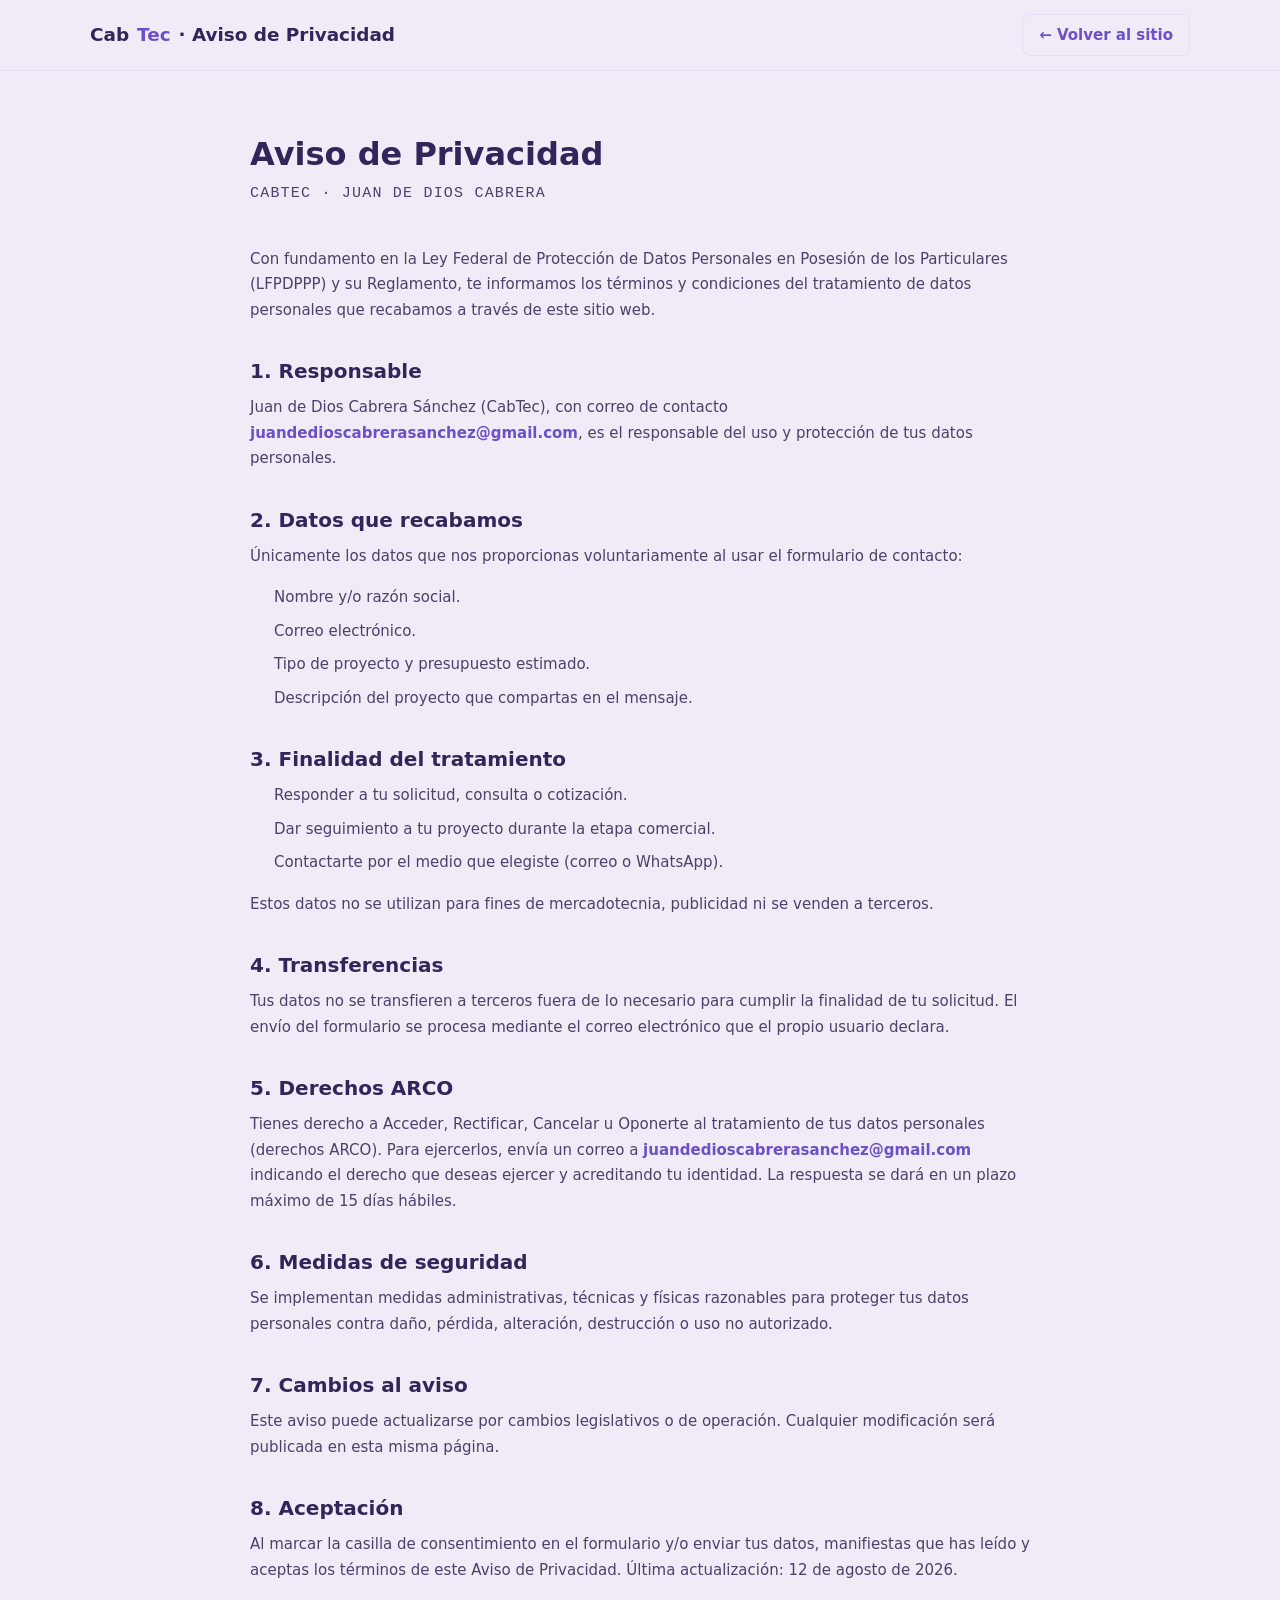
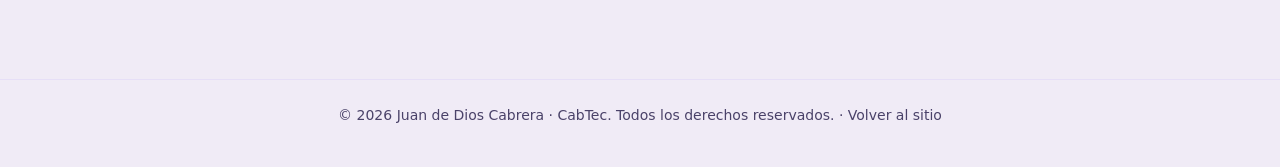
<file: aviso-privacidad.html>
<!DOCTYPE html>
<html lang="es">
<head>
    <meta charset="UTF-8">
    <meta name="viewport" content="width=device-width, initial-scale=1.0">
    <title>Aviso de Privacidad | Juan de Dios Cabrera · CabTec</title>
    <meta name="description" content="Aviso de privacidad de CabTec: qué datos personales se recaban, para qué se usan y cómo ejercer tus derechos ARCO.">
    <meta name="robots" content="index, follow">
    <meta name="theme-color" content="#36255C">
    <link rel="canonical" href="https://juancabrera1067.github.io/portafolio/aviso-privacidad.html">
    <link rel="icon" type="image/svg+xml" href="favicon/favicon.svg">
    <link rel="icon" type="image/png" sizes="32x32" href="favicon/favicon-32x32.png">
    <link rel="icon" type="image/png" sizes="16x16" href="favicon/favicon-16x16.png">
    <link rel="apple-touch-icon" sizes="180x180" href="favicon/apple-touch-icon.png">

    <link rel="stylesheet" href="css/reset.css">
    <link rel="stylesheet" href="css/variables.css">
    <link rel="stylesheet" href="css/global.css">
    <link rel="stylesheet" href="css/dark-mode.css">

    <!-- Aplicar el tema guardado antes del primer pintado -->
    <script>
        (function () {
            var stored = localStorage.getItem('theme');
            var dark = stored ? stored === 'dark' : window.matchMedia('(prefers-color-scheme: dark)').matches;
            document.documentElement.setAttribute('data-theme', dark ? 'dark' : 'light');
        })();
    </script>

    <style>
        .legal-header {
            border-bottom: 1px solid var(--border-color);
            background-color: var(--bg-main);
            position: sticky;
            top: 0;
            z-index: 10;
        }

        .legal-header-inner {
            display: flex;
            align-items: center;
            justify-content: space-between;
            height: 70px;
        }

        .legal-brand {
            font-family: var(--font-heading);
            font-weight: 700;
            font-size: 1.15rem;
            color: var(--text-heading);
            text-decoration: none;
            display: inline-flex;
            align-items: center;
            gap: 0.5rem;
        }

        .legal-brand span {
            color: var(--primary-color);
        }

        .legal-back {
            font-family: var(--font-heading);
            font-weight: 600;
            font-size: 0.9375rem;
            color: var(--primary-color);
            text-decoration: none;
            padding: 0.5rem 1rem;
            border: 1px solid var(--border-color);
            border-radius: var(--radius-md);
            transition: all var(--transition-fast);
        }

        .legal-back:hover {
            background-color: var(--primary-color);
            border-color: var(--primary-color);
            color: var(--bg-main);
        }

        .legal-main {
            padding: 4rem 0 5rem;
            max-width: 780px;
            margin: 0 auto;
        }

        .legal-main h1 {
            font-size: 2rem;
            margin-bottom: 0.5rem;
        }

        .legal-date {
            font-family: var(--font-mono);
            font-size: 0.75rem;
            letter-spacing: 0.08em;
            text-transform: uppercase;
            color: var(--primary-color);
            margin-bottom: 2.5rem;
        }

        .legal-main h2 {
            font-size: 1.25rem;
            margin: 2.25rem 0 0.75rem;
        }

        .legal-main p,
        .legal-main li {
            color: var(--text-main);
            font-size: 0.9375rem;
            line-height: 1.7;
        }

        .legal-main ul {
            padding-left: 1.5rem;
            margin-bottom: 1rem;
        }

        .legal-main li {
            margin-bottom: 0.5rem;
        }

        .legal-main a {
            color: var(--primary-color);
            font-weight: 600;
        }

        .legal-footer {
            border-top: 1px solid var(--border-color);
            padding: 1.5rem 0;
            text-align: center;
            color: var(--text-main);
            font-size: 0.875rem;
        }
    </style>
</head>
<body>

    <header class="legal-header">
        <div class="container legal-header-inner">
            <a href="index.html" class="legal-brand">Cab<span>Tec</span> · Aviso de Privacidad</a>
            <a href="index.html" class="legal-back">&larr; Volver al sitio</a>
        </div>
    </header>

    <main class="legal-main container">
        <h1>Aviso de Privacidad</h1>
        <p class="legal-date">CabTec · Juan de Dios Cabrera</p>

        <p>
            Con fundamento en la Ley Federal de Protección de Datos Personales en Posesión de los Particulares
            (LFPDPPP) y su Reglamento, te informamos los términos y condiciones del tratamiento de datos personales
            que recabamos a través de este sitio web.
        </p>

        <h2>1. Responsable</h2>
        <p>
            Juan de Dios Cabrera Sánchez (CabTec), con correo de contacto
            <a href="mailto:juandedioscabrerasanchez@gmail.com">juandedioscabrerasanchez@gmail.com</a>,
            es el responsable del uso y protección de tus datos personales.
        </p>

        <h2>2. Datos que recabamos</h2>
        <p>Únicamente los datos que nos proporcionas voluntariamente al usar el formulario de contacto:</p>
        <ul>
            <li>Nombre y/o razón social.</li>
            <li>Correo electrónico.</li>
            <li>Tipo de proyecto y presupuesto estimado.</li>
            <li>Descripción del proyecto que compartas en el mensaje.</li>
        </ul>

        <h2>3. Finalidad del tratamiento</h2>
        <ul>
            <li>Responder a tu solicitud, consulta o cotización.</li>
            <li>Dar seguimiento a tu proyecto durante la etapa comercial.</li>
            <li>Contactarte por el medio que elegiste (correo o WhatsApp).</li>
        </ul>
        <p>Estos datos no se utilizan para fines de mercadotecnia, publicidad ni se venden a terceros.</p>

        <h2>4. Transferencias</h2>
        <p>
            Tus datos no se transfieren a terceros fuera de lo necesario para cumplir la finalidad de tu solicitud.
            El envío del formulario se procesa mediante el correo electrónico que el propio usuario declara.
        </p>

        <h2>5. Derechos ARCO</h2>
        <p>
            Tienes derecho a Acceder, Rectificar, Cancelar u Oponerte al tratamiento de tus datos personales (derechos
            ARCO). Para ejercerlos, envía un correo a
            <a href="mailto:juandedioscabrerasanchez@gmail.com">juandedioscabrerasanchez@gmail.com</a>
            indicando el derecho que deseas ejercer y acreditando tu identidad. La respuesta se dará en un plazo
            máximo de 15 días hábiles.
        </p>

        <h2>6. Medidas de seguridad</h2>
        <p>
            Se implementan medidas administrativas, técnicas y físicas razonables para proteger tus datos personales
            contra daño, pérdida, alteración, destrucción o uso no autorizado.
        </p>

        <h2>7. Cambios al aviso</h2>
        <p>
            Este aviso puede actualizarse por cambios legislativos o de operación. Cualquier modificación será
            publicada en esta misma página.
        </p>

        <h2>8. Aceptación</h2>
        <p>
            Al marcar la casilla de consentimiento en el formulario y/o enviar tus datos, manifiestas que has leído y
            aceptas los términos de este Aviso de Privacidad. Última actualización: 12 de agosto de 2026.
        </p>
    </main>

    <footer class="legal-footer">
        <div class="container">
            <p>&copy; <span id="year">2026</span> Juan de Dios Cabrera · CabTec. Todos los derechos reservados. · <a href="index.html">Volver al sitio</a></p>
        </div>
    </footer>

    <script>
        document.getElementById('year').textContent = new Date().getFullYear();
    </script>
</body>
</html>
</file>
<file: css/variables.css>
/* css/variables.css */
:root {
    /* Paleta de Colores (Lavanda & Violeta)
       Base: Lavanda #D2C3F4 · Violeta profundo #36255C */
    --bg-main: #F0EBF6;
    --bg-light: #E8E1F1;          /* Lavanda muy sutil para alternar secciones */
    --bg-dark: #36255C;           /* Violeta profundo (Footer/Hero/CTA) */
    
    --text-heading: #33255A;      /* Títulos en violeta oscuro */
    --text-main: #4A4269;         /* Párrafos legibles, violeta grisáceo */
    --text-light: #F4F0FB;        /* Textos sobre fondos oscuros */
    
    --primary-color: #6D4FC7;     /* Violeta medio (Botones, acentos) */
    --primary-hover: #5640A8;     /* Violeta oscuro para hover */
    --secondary-color: #E7DEFB;   /* Lavanda claro para fondos de badges */
    --accent-color: #D2C3F4;      /* Lavanda (acentos sobre fondos oscuros) */
    --accent-deep: #A892E8;       /* Lavanda media para degradados */

    --border-color: #E6DFF7;

    /* Tipografía */
    --font-heading: 'Inter', system-ui, sans-serif;
    --font-body: 'Inter', system-ui, sans-serif;
    --font-mono: 'JetBrains Mono', ui-monospace, monospace;

    /* Espaciados (Escala) */
    --space-sm: 0.5rem;
    --space-md: 1rem;
    --space-lg: 2rem;
    --space-xl: 4rem;
    --space-2xl: 6rem;

    /* Estructura UI */
    --radius-sm: 4px;
    --radius-md: 8px;
    --radius-lg: 16px;
    
    /* Sombras (Profundidad elegante) */
    --shadow-sm: 0 1px 2px 0 rgba(0, 0, 0, 0.05);
    --shadow-md: 0 4px 6px -1px rgba(0, 0, 0, 0.1), 0 2px 4px -1px rgba(0, 0, 0, 0.06);
    --shadow-lg: 0 10px 15px -3px rgba(0, 0, 0, 0.1), 0 4px 6px -2px rgba(0, 0, 0, 0.05);

    /* Transiciones */
    --transition-fast: 0.2s ease-in-out;
    --transition-normal: 0.3s ease-in-out;
}

/* ==========================================
   TEMA OSCURO (la activa el botón js/utils.js)
   ========================================== */
[data-theme="dark"] {
    color-scheme: dark;

    --bg-main: #1B1533;         /* Fondo principal violeta oscuro */
    --bg-light: #241C45;        /* Secciones alternas */
    --bg-dark: #2A214F;         /* Hero/Footer/Stats (elevados sobre el fondo) */

    --text-heading: #EDE9FB;    /* Títulos claros */
    --text-main: #C7BEE2;       /* Párrafos legibles sobre oscuro */
    --text-light: #F4F0FB;

    --primary-color: #9B84E8;   /* Violeta claro para contraste sobre oscuro */
    --primary-hover: #B9A8EC;
    --secondary-color: #33285C; /* Fondos de badges/iconos */
    --accent-color: #D2C3F4;    /* Lavanda se mantiene */
    --accent-deep: #A892E8;

    --border-color: #3B2F6B;

    --shadow-sm: 0 1px 2px 0 rgba(0, 0, 0, 0.4);
    --shadow-md: 0 4px 6px -1px rgba(0, 0, 0, 0.5), 0 2px 4px -1px rgba(0, 0, 0, 0.3);
    --shadow-lg: 0 10px 15px -3px rgba(0, 0, 0, 0.5), 0 4px 6px -2px rgba(0, 0, 0, 0.3);
}
</file>
<file: css/studio.css>
/* CabTec — studio system. Legacy pages retain their own stylesheets. */
:root { --font-heading: 'Manrope', sans-serif; --font-accent: 'DM Serif Display', Georgia, serif; --font-body: 'Manrope', sans-serif; --font-mono: 'Manrope', sans-serif; --ease-out: cubic-bezier(.23,1,.32,1); --ease-drawer: cubic-bezier(.32,.72,0,1); --transition-fast: 160ms ease; --transition-normal: 240ms var(--ease-out); }
*,*::before,*::after { box-sizing:border-box; }
html { scroll-behavior:smooth; scroll-padding-top:100px; }
body { margin:0; background:var(--bg-main); color:var(--text-main); font-family:var(--font-body); font-size:16px; line-height:1.7; }
[hidden],.is-hidden { display:none!important; }
img { display:block; max-width:100%; height:auto; }
a { color:inherit; text-decoration:none; text-underline-offset:5px; }
button,input,textarea,select { font:inherit; }
button,a,input,select,textarea { -webkit-tap-highlight-color:transparent; }
button { cursor:pointer; }
button:disabled { cursor:wait; opacity:.65; }
h1,h2,h3,p,figure { margin:0; }
h1,h2,h3 { color:var(--text-heading); line-height:1.12; letter-spacing:-.035em; text-wrap:balance; }
h1 { font-size:clamp(3rem,5.5vw,5rem); font-weight:800; line-height:1.04; }
h2 { font-size:clamp(2.2rem,3.9vw,3.6rem); font-weight:700; line-height:1.08; }
h3 { font-size:1.25rem; font-weight:700; letter-spacing:-.02em; }
p { max-width:70ch; }
::selection { background:var(--accent-color); color:#36255C; }
:focus-visible { outline:3px solid var(--primary-color); outline-offset:5px; }
input,textarea { caret-color:var(--primary-color); }
.container { width:min(1240px,calc(100% - 112px)); margin-inline:auto; }
.section { padding-block:64px; }
.section-heading { display:flex; justify-content:space-between; align-items:flex-end; gap:40px; margin-bottom:32px; }
.section-heading h2 { max-width:720px; }
.section-heading p { width:320px; flex-shrink:0; }
.skip-link { position:fixed; top:-100px; left:16px; z-index:200; padding:12px 20px; background:var(--bg-main); }
.skip-link:focus { top:12px; }
.header { height:88px; position:sticky; top:0; z-index:50; background:var(--bg-main); border-bottom:1px solid var(--border-color); }
.navbar-container { height:100%; display:flex; align-items:center; gap:32px; }
.logo { display:flex; align-items:center; gap:10px; font-size:25px; font-weight:800; color:var(--text-heading); letter-spacing:-.04em; }
.logo img { width:38px; height:38px; object-fit:contain; border-radius:8px; }
.logo-accent { color:var(--primary-color); }
.header-controls { display:flex; align-items:center; gap:14px; order:3; }
.main-nav { margin-left:auto; }
.nav-list { list-style:none; display:flex; gap:32px; align-items:center; padding:0; margin:0; }
.nav-link { font-size:14px; font-weight:600; padding-block:10px; }
.nav-link.active { text-decoration:underline; color:var(--primary-color); }
.nav-contact { display:flex; gap:12px; align-items:center; }
svg { width:20px; height:20px; flex-shrink:0; }
.theme-toggle { display:grid; place-items:center; width:42px; height:42px; border:1px solid var(--border-color); background:var(--bg-main); border-radius:50%; color:var(--text-heading); }
.icon-sun,[data-theme=dark] .icon-moon { display:none; }
[data-theme=dark] .icon-sun { display:block; }
.mobile-menu-toggle { display:none; }
.hero { padding-top:36px; background:var(--bg-main); }
.hero-layout { display:grid; grid-template-columns:1.02fr 1fr; align-items:center; gap:56px; }
.hero-content h1 { max-width:690px; }
.hero-content h1 span { color:var(--primary-color); }
.hero-description { max-width:500px; margin-top:26px; font-size:17px; }
.hero-cta-group { display:flex; flex-wrap:wrap; align-items:center; gap:24px; margin-top:32px; }
.btn { display:inline-flex; justify-content:center; align-items:center; gap:14px; min-height:52px; padding:12px 21px; border-radius:8px; font-size:14px; font-weight:700; border:1px solid transparent; transition:background-color 160ms ease,color 160ms ease,transform 120ms var(--ease-out); }
.btn:active { transform:scale(.97); }
.btn-primary { background:#6D4FC7; color:#fff; }
.btn-secondary { border-color:var(--border-color); background:var(--bg-main); color:var(--text-heading); }
.text-link { display:inline-flex; align-items:center; gap:12px; color:var(--text-heading); font-size:14px; font-weight:700; }
.hero-location { font-size:13px; margin-top:32px; }
.hero-preview { margin-top:22px; background:var(--secondary-color); padding:24px; border-radius:16px; }
.hero-preview img { width:100%; aspect-ratio:1.43; object-fit:cover; object-position:left; border-radius:8px; }
.hero-preview figcaption { display:flex; justify-content:space-between; flex-wrap:wrap; gap:8px; padding-top:18px; font-size:13px; color:var(--text-heading); }
.project-status { display:inline-block; font-size:12px; font-weight:700; line-height:1.7; border:1px solid var(--border-color); background:var(--bg-main); color:var(--text-heading); padding:5px 10px; border-radius:6px; }
.hero-foot { margin-top:32px; padding-block:18px; border-top:1px solid var(--border-color); display:flex; justify-content:space-between; gap:24px; font-size:12px; }
.project-section { background:var(--bg-dark); color:#DED5EE; }
.project-section h2,.project-section h3,.project-section .text-link { color:#F4F0FB; }
.featured-project { display:grid; grid-template-columns:1.5fr 1fr; gap:40px; align-items:center; }
.featured-project img { border-radius:12px; width:100%; }
.featured-project figcaption { font-size:12px; margin-top:12px; color:#D2C3F4; }
.featured-description h3 { font-size:32px; margin:22px 0 16px; }
.feature-list { padding-left:20px; margin:22px 0; font-size:14px; }
.project-note { font-size:13px; margin-bottom:24px; }
.services-section { background:var(--bg-light); }
.service-list { display:grid; grid-template-columns:repeat(3,1fr); gap:40px; }
.service-list article { padding-top:24px; border-top:1px solid var(--border-color); }
.service-list p { margin-top:14px; font-size:15px; }
.niches-band { margin-top:28px; padding-top:24px; border-top:1px solid var(--border-color); }
.niches-band p { font-size:14px; margin-bottom:14px; }
.niche-chips,.project-filters { display:flex; flex-wrap:wrap; gap:10px; }
.niche-chip,.filter-btn { background:var(--bg-main); color:var(--text-heading); border:1px solid var(--border-color); border-radius:8px; padding:10px 16px; font-size:13px; min-height:44px; transition:background-color 160ms ease,color 160ms ease; }
.filter-btn.active { background:var(--primary-color); color:var(--bg-main); }
.price-row { display:grid; grid-template-columns:1fr auto auto; gap:40px; align-items:center; padding:32px 0; border-top:1px solid var(--border-color); }
.price-row p { max-width:530px; font-size:14px; margin-top:12px; }
.price-cost { display:flex; flex-direction:column; gap:4px; }
.price-cost strong { color:var(--text-heading); font-size:21px; letter-spacing:-.025em; font-variant-numeric:tabular-nums; }
.price-cost span,.pricing-note { font-size:12px; }
.pricing-note { margin-top:24px; }
.process-section { background:var(--secondary-color); }
.process-list { padding:0; margin:0; list-style:none; counter-reset:step; display:grid; grid-template-columns:repeat(4,1fr); gap:32px; }
.process-list li { counter-increment:step; border-top:1px solid var(--border-color); padding-top:20px; }
.process-list li::before { content:counter(step,decimal-leading-zero); display:block; font-size:13px; margin-bottom:22px; color:var(--primary-color); }
.process-list h3 { font-size:18px; line-height:1.3; }
.process-list p { font-size:14px; margin-top:12px; }
.about-layout { display:grid; grid-template-columns:.7fr 1fr; gap:56px; align-items:center; }
.portrait { width:100%; max-height:450px; object-fit:cover; object-position:center 30%; border-radius:12px; }
.about-copy p { margin-top:24px; }
.about-copy .text-link { margin-top:24px; }
.about-links { display:flex; gap:24px; margin-top:24px; font-size:13px; text-decoration:underline; }
.software-experience { margin-top:32px; border-top:1px solid var(--border-color); border-bottom:1px solid var(--border-color); }
summary { cursor:pointer; }
.software-experience>summary { padding:24px 0; font-size:19px; font-weight:600; color:var(--text-heading); }
.software-experience>summary span { float:right; font-size:12px; font-weight:400; }
.software-content { padding-bottom:32px; }
.project-filters { margin:24px 0; }
.projects-grid { display:grid; grid-template-columns:repeat(2,1fr); gap:24px; }
.project-card { padding:24px; background:var(--bg-light); border-radius:12px; min-width:0; }
.project-image-wrapper img { width:100%; height:220px; object-fit:contain; background:var(--bg-main); border-radius:8px; }
.project-content h3 { margin-top:20px; }
.project-desc { font-size:13px; margin-top:12px; }
.tags-group { display:flex; flex-wrap:wrap; gap:8px; margin-top:16px; }
.badge-tech { font-size:12px; padding:3px 8px; background:var(--secondary-color); border-radius:4px; }
.open-modal-btn { margin-top:18px; }
.faq-section { background:var(--bg-light); }
.faq-layout { display:grid; grid-template-columns:1fr 1.2fr; gap:48px; }
.faq-layout>div>p { margin-top:18px; }
.faq-list details { border-bottom:1px solid var(--border-color); }
.faq-list summary { padding:22px 0; font-size:16px; font-weight:600; color:var(--text-heading); }
.faq-list p { font-size:14px; padding-bottom:22px; }
.contact-layout { display:grid; grid-template-columns:1fr 1fr; gap:48px; align-items:start; }
.contact-info,.contact-form-wrapper { min-width:0; }
.contact-info h2 span { color:var(--primary-color); }
.contact-info>p { margin-top:24px; }
.contact-info .btn { margin-top:28px; }
.contact-email { display:block; margin-top:24px; font-size:13px; overflow-wrap:anywhere; text-decoration:underline; }
.contact-note { font-size:13px; }
.contact-form-wrapper { background:var(--bg-light); padding:32px; border-radius:12px; }
.contact-form-wrapper h3 { margin-bottom:24px; }
.contact-form { display:grid; grid-template-columns:1fr 1fr; gap:18px; }
.form-group:nth-child(n+5),.form-status,.contact-form>button { grid-column:1/-1; }
label { display:block; font-size:12px; font-weight:600; margin-bottom:8px; }
input,textarea,select { width:100%; min-width:0; padding:12px; border:1px solid var(--border-color); border-radius:6px; background:var(--bg-main); color:var(--text-heading); font-size:14px; }
input::placeholder,textarea::placeholder { color:var(--text-main); opacity:1; }
textarea { resize:vertical; }
.form-hint { display:block; font-size:12px; margin-top:7px; }
.form-group-check { display:flex; align-items:flex-start; gap:10px; }
.form-group-check input { width:18px; height:18px; margin:4px 0 0; flex-shrink:0; accent-color:var(--primary-color); }
.form-group-check label { font-size:12px; font-weight:400; }
.form-group-check a { text-decoration:underline; }
.form-status:empty { display:none; }
.form-status { font-size:13px; }
.form-status.error { color:#A02D40; }
[data-theme=dark] .form-status.error { color:#FFB5C0; }
.footer { padding-top:48px; background:var(--bg-dark); color:#DED5EE; font-size:13px; }
.footer .logo { color:#F4F0FB; }
.footer-main { display:flex; align-items:start; justify-content:space-between; gap:40px; padding-bottom:40px; }
.footer-main>div { display:flex; gap:24px; }
.footer-bottom { display:flex; justify-content:space-between; gap:20px; border-top:1px solid rgba(210,195,244,.25); padding-block:22px; font-size:12px; }
.float-whatsapp,.back-to-top { position:fixed; right:24px; bottom:24px; width:48px; height:48px; display:grid; place-items:center; background:#36255C; color:#fff; border:1px solid #D2C3F4; border-radius:50%; z-index:40; }
.float-whatsapp svg { width:24px; height:24px; }
.back-to-top { bottom:84px; opacity:0; visibility:hidden; transition:opacity 160ms ease; }
.back-to-top.visible { opacity:1; visibility:visible; }
.modal { width:min(850px,calc(100% - 32px)); max-height:85dvh; border:0; border-radius:16px; padding:36px; background:var(--bg-main); color:var(--text-main); }
.modal::backdrop { background:rgba(27,21,51,.65); }
.close-modal-btn { position:absolute; right:14px; top:10px; width:44px; height:44px; border:0; background:transparent; color:var(--text-heading); font-size:28px; }
.modal-project-title { margin:12px 24px 32px 0; font-size:30px; }
.modal-grid { display:grid; grid-template-columns:1.8fr 1fr; gap:32px; }
.modal h3 { font-size:16px; margin:22px 0 10px; }
.modal p,.modal-list { font-size:14px; }
.hero-content>* { animation:hero-in 500ms var(--ease-out) backwards; }
.hero-content>:nth-child(2) { animation-delay:60ms; }
.hero-content>:nth-child(3) { animation-delay:120ms; }
.hero-content>:nth-child(4) { animation-delay:180ms; }
.hero-preview { animation:hero-in 500ms 240ms var(--ease-out) backwards; }
@keyframes hero-in { from { transform:translateY(12px); opacity:0; } to { transform:none; opacity:1; } }
@media(hover:hover) and (pointer:fine) { .btn-primary:hover { background:#5640A8; } .btn-secondary:hover,.niche-chip:hover { background:var(--secondary-color); } .text-link:hover,a:not(.btn):hover { text-decoration:underline; } }
@media(max-width:1100px) { .container { width:calc(100% - 64px); } .hero-layout { gap:32px; } .section-heading { gap:32px; } .section-heading p { width:270px; } .contact-layout,.about-layout { gap:48px; } .price-row { gap:24px; } }
@media(max-width:900px) { .hero-layout { grid-template-columns:1fr; gap:32px; } .hero-content { max-width:740px; } .hero-preview { max-width:680px; margin-top:0; } .hero-foot { margin-top:40px; } .section { padding-block:52px; } .section-heading { align-items:start; flex-direction:column; gap:20px; } .section-heading p { width:auto; max-width:560px; } .featured-project { grid-template-columns:1fr; gap:32px; } .process-list { grid-template-columns:repeat(2,1fr); } .about-layout { grid-template-columns:.7fr 1fr; gap:32px; } .faq-layout { grid-template-columns:1fr; gap:32px; } .contact-layout { grid-template-columns:1fr; } .price-row { grid-template-columns:1fr auto; } .price-row .btn { grid-column:2; } .price-row>div:first-child { grid-row:span 2; } }
@media(max-width:767px) { .container { width:calc(100% - 40px); } .header { height:72px; } .navbar-container { justify-content:space-between; } .header-controls { order:initial; } .js .mobile-menu-toggle { display:flex; flex-direction:column; justify-content:center; gap:6px; width:44px; height:44px; border:0; background:var(--bg-main); color:var(--text-heading); z-index:52; } .mobile-menu-toggle span { width:24px; height:1px; background:currentColor; transition:transform 240ms var(--ease-drawer); } .mobile-menu-toggle[aria-expanded=true] span:first-child { transform:translateY(3.5px) rotate(45deg); } .mobile-menu-toggle[aria-expanded=true] span:last-child { transform:translateY(-3.5px) rotate(-45deg); } .main-nav { margin:0; background:var(--bg-main); } .nav-list { gap:12px; flex-wrap:wrap; justify-content:center; } .nav-link { font-size:13px; } .header:has(.main-nav) { height:auto; min-height:72px; } .navbar-container { flex-wrap:wrap; padding-block:14px; } .main-nav { width:100%; } .js .header { height:72px; } .js .navbar-container { flex-wrap:nowrap; padding-block:0; } .js .main-nav { position:fixed; inset:72px 0 0; z-index:51; padding:36px 24px; transform:translateX(100%); visibility:hidden; transition:transform 240ms var(--ease-drawer),visibility 240ms; } .js .main-nav.active { transform:none; visibility:visible; } .js .nav-list { flex-direction:column; align-items:stretch; gap:10px; } .js .nav-link { display:block; padding:16px; font-size:23px; } .js .nav-contact svg { display:none; } .hero { padding-top:28px; } h1 { font-size:clamp(2.5rem,9.5vw,4rem); } .hero-description { font-size:16px; margin-top:22px; } .hero-cta-group { gap:20px; } .hero-cta-group .btn { width:100%; } .hero-preview { padding:14px; } .hero-preview figcaption { font-size:12px; } .hero-foot { font-size:12px; flex-direction:column; gap:8px; } .section { padding-block:40px; } .section-heading { margin-bottom:32px; } .service-list { grid-template-columns:1fr; gap:28px; } .price-row { grid-template-columns:1fr; gap:18px; } .price-row>div:first-child { grid-row:auto; } .price-row .btn { grid-column:auto; justify-self:start; } .process-list { gap:28px 22px; } .about-layout { grid-template-columns:1fr; gap:32px; } .portrait { max-height:360px; width:100%; } .software-experience>summary span { display:block; float:none; margin-top:8px; } .projects-grid { grid-template-columns:1fr; } .contact-layout { gap:36px; } .contact-form-wrapper { padding:24px; } .contact-form { grid-template-columns:1fr; } .contact-form>* { grid-column:1!important; } .footer-main { flex-direction:column; gap:24px; } .footer-bottom { flex-direction:column; gap:8px; } .modal { padding:24px; } .modal-grid { grid-template-columns:1fr; } .modal-project-title { font-size:24px; } .float-whatsapp,.back-to-top { right:12px; } }
@media(prefers-reduced-motion:reduce) { html { scroll-behavior:auto; } .hero-content>*,.hero-preview { animation:none; } .js .main-nav,.mobile-menu-toggle span,.btn { transition:opacity 120ms ease,color 160ms ease,background-color 160ms ease; } .js .main-nav { transform:none; opacity:0; } .js .main-nav.active { opacity:1; } }

/* Ensure fixed contact controls never obscure the first viewport CTA or project label. */
.float-whatsapp { opacity:0; visibility:hidden; transition:opacity 160ms ease; }
.float-whatsapp.visible { opacity:1; visibility:visible; }
.project-tech-tags { display:flex; flex-wrap:wrap; gap:8px; margin-top:14px; }

/* Progressive enhancement: no accidental GET submission without JavaScript. */
html:not(.js) .contact-form,html:not(.js) .open-modal-btn,html:not(.js) .theme-toggle { display:none; }
.project-section :focus-visible { outline-color:#D2C3F4; }
@media(max-width:767px) { input,textarea,select { font-size:16px; } }

/* Expanded commercial detail, using the existing studio grammar. */
.hero-highlights { display:flex; flex-wrap:wrap; gap:8px 20px; list-style:none; margin:24px 0 0; padding:0; font-size:12px; }
.hero-highlights li { padding-bottom:5px; border-bottom:1px solid var(--border-color); }
.project-story { margin-top:32px; padding-top:24px; border-top:1px solid rgba(210,195,244,.3); }
.project-story h3 { margin-bottom:24px; }
.project-story dl { display:grid; grid-template-columns:repeat(3,1fr); gap:32px; margin:0; }
.project-story dt { font-weight:700; color:#F4F0FB; font-size:14px; margin-bottom:10px; }
.project-story dd { margin:0; font-size:14px; }
.project-story details { margin-top:28px; }
.project-story summary { padding-block:12px; font-size:14px; color:#F4F0FB; }
.project-story details p { margin-top:12px; font-size:14px; max-width:80ch; }
.service-details,.package-details { padding-left:18px; font-size:14px; line-height:1.8; margin:18px 0 0; }
.service-details li,.package-details li { padding-left:4px; margin-top:6px; }
.business-guide { margin-top:32px; }
.business-guide>p { margin-top:14px; font-size:14px; }
.business-options { display:grid; grid-template-columns:repeat(2,1fr); gap:0 32px; margin-top:24px; }
.business-options details,.scope-details details { border-top:1px solid var(--border-color); }
.business-options summary,.scope-details summary { padding-block:20px; font-weight:600; color:var(--text-heading); font-size:15px; }
.business-options p,.scope-details p { padding-bottom:20px; font-size:14px; }
.price-row { align-items:start; }
.price-row .btn,.price-cost { margin-top:4px; }
.price-row .package-fit { font-size:13px; color:var(--primary-color); margin-top:18px; }
.scope-details { margin-top:24px; display:grid; grid-template-columns:repeat(2,1fr); gap:32px; }
.process-list .step-detail { font-size:13px; margin-top:16px; }
.about-approach { margin-top:28px; }
.about-approach h3,.contact-brief h3 { font-size:16px; }
.about-approach ul,.contact-brief ul { padding-left:18px; font-size:14px; margin:14px 0 0; }
.about-approach li,.contact-brief li { margin-top:8px; }
.contact-brief { padding-top:24px; margin-top:28px; border-top:1px solid var(--border-color); }
.contact-brief p { font-size:13px; margin-top:16px; }
@media(max-width:900px) { .project-story dl { grid-template-columns:1fr; gap:24px; } }
@media(max-width:767px) { .hero-highlights { gap:8px 16px; } .business-options,.scope-details { grid-template-columns:1fr; gap:0; } .project-story { margin-top:24px; } .service-details,.package-details { font-size:14px; } }

/* Editorial accents pair with Manrope; keep interface and reading text calm. */
.hero-content h1 span,.contact-info h2 span { font-family:var(--font-accent); font-weight:400; font-style:italic; letter-spacing:-.02em; line-height:1.12; }
.featured-description h3 { font-family:var(--font-accent); font-size:clamp(2.6rem,4vw,3.5rem); font-weight:400; letter-spacing:-.015em; }
.price-cost strong { font-size:clamp(1.6rem,2.2vw,2rem); font-weight:800; line-height:1.2; }
.service-list h3,.price-row h3 { font-size:clamp(1.35rem,2vw,1.6rem); line-height:1.2; }
.contact-form-wrapper>h3 { font-size:1.6rem; line-height:1.2; }
@media(max-width:767px) { h2 { font-size:clamp(2rem,7.8vw,3rem); } }
</file>
<file: css/global.css>
/* css/global.css */
[hidden] { display: none !important; }
html { overflow-x: clip; }
body {
    font-family: var(--font-body);
    color: var(--text-main);
    background-color: var(--bg-main);
    line-height: 1.6;
}

/* Jerarquía Tipográfica */
h1, h2, h3, h4, h5, h6 {
    font-family: var(--font-heading);
    color: var(--text-heading);
    font-weight: 700;
    line-height: 1.2;
    margin-bottom: var(--space-md);
}

p {
    margin-bottom: var(--space-md);
}

/* Contenedor Principal (Max Width y Centrado) */
.container {
    width: 90%;
    max-width: 1100px;
    margin: 0 auto;
}

/* Espaciado de Secciones (más compacto: menos aire blanco) */
.section-padding {
    padding: 3.5rem 0;
}

@media (min-width: 768px) {
    .section-padding {
        padding: 5rem 0;
    }
}

/* Estado focus visible para accesibilidad por teclado */
:focus-visible {
    outline: 3px solid rgba(109, 79, 199, 0.55);
    outline-offset: 2px;
    border-radius: 2px;
}

/* Clases Utilitarias */
.bg-light {
    background-color: var(--bg-light);
}

.bg-accent {
    background-color: var(--primary-color);
    color: var(--text-light);
    position: relative;
    overflow: hidden;
}

/* Textura de puntos sutil para secciones blancas (rompe el "mar de blanco") */
.bg-texture {
    background-image: radial-gradient(circle, var(--border-color) 1px, transparent 1.5px);
    background-size: 28px 28px;
}

/* Botón blanco sobre el CTA azul (antes se fundía con el fondo) */
.cta-section .btn-primary {
    background-color: var(--bg-main);
    border-color: var(--bg-main);
    color: var(--primary-color);
}

.cta-section .btn-primary:hover,
.cta-section .btn-primary:focus {
    background-color: var(--bg-light);
    border-color: var(--bg-light);
    transform: translateY(-2px);
    box-shadow: var(--shadow-lg);
}

/* CTA azul: el contenido debe quedar por encima de la textura */
.cta-section > .container {
    position: relative;
    z-index: 1;
}

.cta-section::after {
    content: '';
    position: absolute;
    inset: 0;
    background-image: radial-gradient(circle, rgba(255, 255, 255, 0.12) 1px, transparent 1.5px);
    background-size: 32px 32px;
    pointer-events: none;
}

.text-center {
    text-align: center;
}

.text-white {
    color: var(--text-light);
}

.mt-2 {
    margin-top: var(--space-sm);
}

.mt-4 {
    margin-top: var(--space-md);
}

/* Cabeceras de Sección */
.section-header {
    margin-bottom: 3rem;
    max-width: 800px;
    margin-left: auto;
    margin-right: auto;
}

/* Etiqueta técnica sobre cada título (reduce el blanco y da carácter) */
.section-eyebrow {
    display: block;
    font-family: var(--font-mono);
    font-size: 0.75rem;
    font-weight: 500;
    letter-spacing: 0.18em;
    text-transform: uppercase;
    color: var(--primary-color);
    margin-bottom: 0.75rem;
}

.section-title {
    font-size: 2rem;
    position: relative;
    margin-bottom: 0.75rem;
}

/* Barra de acento bajo el título */
.section-title::after {
    content: '';
    display: block;
    width: 56px;
    height: 4px;
    border-radius: 2px;
    margin-top: 0.75rem;
    background: linear-gradient(90deg, var(--primary-color) 0%, var(--accent-deep) 100%);
}

/* Centrar la barra cuando el encabezado está centrado */
.text-center .section-title::after {
    margin-left: auto;
    margin-right: auto;
}

@media (min-width: 768px) {
    .section-title {
        font-size: 2.5rem;
    }
}

.section-subtitle {
    font-size: 1.125rem;
    color: var(--text-main);
}

/* Enlace para saltar al contenido principal (accesibilidad por teclado) */
.skip-link {
    position: absolute;
    top: -100%; /* Fuera de pantalla hasta recibir foco */
    left: 1rem;
    z-index: 2000;
    padding: 0.75rem 1.5rem;
    background-color: var(--primary-color);
    color: var(--bg-main);
    border-radius: var(--radius-md);
    font-family: var(--font-heading);
    font-weight: 600;
    text-decoration: none;
    transition: top var(--transition-normal);
}

.skip-link:focus {
    top: 1rem;
}

/* Estado inicial para animaciones con Intersection Observer */
.fade-in {
    opacity: 0;
    transform: translateY(30px); /* Ligeramente desplazado hacia abajo */
    transition: opacity 0.6s ease-out, transform 0.6s ease-out;
}

/* Estado final, esta clase la inyecta el animations.js */
.fade-in.is-visible {
    opacity: 1;
    transform: translateY(0);
}
</file>
<file: css/dark-mode.css>
/* css/dark-mode.css
   Botón de cambio de tema + ajustes del modo oscuro
   (el archivo va al final de la lista de CSS para que sus reglas ganen) */

/* ==========================================
   BOTÓN CAMBIAR TEMA (luna / sol)
   ========================================== */
.theme-toggle {
    display: inline-flex;
    align-items: center;
    justify-content: center;
    width: 40px;
    height: 40px;
    border-radius: 50%;
    border: 1px solid var(--border-color);
    background-color: var(--bg-light);
    color: var(--text-main);
    cursor: pointer;
    transition: all var(--transition-fast);
    z-index: 1001; /* Por encima del menú móvil abierto */
    margin-left: 0.75rem;
}

.theme-toggle svg {
    width: 19px;
    height: 19px;
    transition: transform 0.35s ease;
}

.theme-toggle:hover,
.theme-toggle:focus-visible {
    background-color: var(--secondary-color);
    color: var(--primary-color);
    border-color: var(--primary-color);
    transform: translateY(-2px);
}

/* Mostrar el sol en modo oscuro y la luna en modo claro */
.theme-toggle .icon-sun { display: none; }

[data-theme="dark"] .theme-toggle .icon-sun { display: block; }
[data-theme="dark"] .theme-toggle .icon-moon { display: none; }

/* Animación al cambiar: el icono gira */
[data-theme="dark"] .theme-toggle .icon-sun { animation: icon-spin 0.5s ease; }
.theme-toggle .icon-moon { animation: icon-spin 0.5s ease; }

@keyframes icon-spin {
    from { transform: rotate(-120deg) scale(0.5); opacity: 0; }
    to   { transform: rotate(0deg) scale(1); opacity: 1; }
}

/* ==========================================
   TRANSICIÓN SUAVE AL CAMBIAR DE TEMA
   (la clase la añade JS durante ~350 ms)
   ========================================== */
.theme-transition,
.theme-transition * {
    transition: background-color 0.3s ease, color 0.3s ease,
                border-color 0.3s ease, box-shadow 0.3s ease !important;
}

/* ==========================================
   AJUSTES DEL MODO OSCURO
   (corrigen colores que están fijos en otros CSS)
   ========================================== */

/* Navbar translúcido oscuro */
[data-theme="dark"] .header {
    background-color: rgba(27, 21, 51, 0.9);
}

[data-theme="dark"] .header.scrolled {
    background-color: rgba(27, 21, 51, 0.98);
}

/* Tarjeta clara dentro del hero (panel de administración) */
[data-theme="dark"] .kpi,
[data-theme="dark"] .chart-bars {
    background-color: #2A214F;
}

/* Formulario y tarjetas que usaban blanco fijo */
[data-theme="dark"] .contact-form-wrapper {
    background-color: var(--bg-main);
}

[data-theme="dark"] .contact-method-card:hover {
    background-color: #2A214F;
}

[data-theme="dark"] .form-group input:focus,
[data-theme="dark"] .form-group select:focus,
[data-theme="dark"] .form-group textarea:focus {
    background-color: #2A214F;
}

/* Píldora de resultado de testimonios: rota hacia la zona clara del tema */
[data-theme="dark"] .testimonial-metric {
    background-color: #2A214F;
    color: var(--accent-color);
}

/* Texto del panel del hero que dependía del fondo claro */
[data-theme="dark"] .kpi small {
    color: #9D92C4;
}

/* Fondo del footer/hero: en oscuro los textos claros se mantienen */
[data-theme="dark"] .back-to-top {
    background-color: #241C45;
}

/* Menú móvil abierto sobre fondo oscuro */
[data-theme="dark"] .hamburger,
[data-theme="dark"] .hamburger::before,
[data-theme="dark"] .hamburger::after {
    background-color: var(--text-heading);
}
</file>
